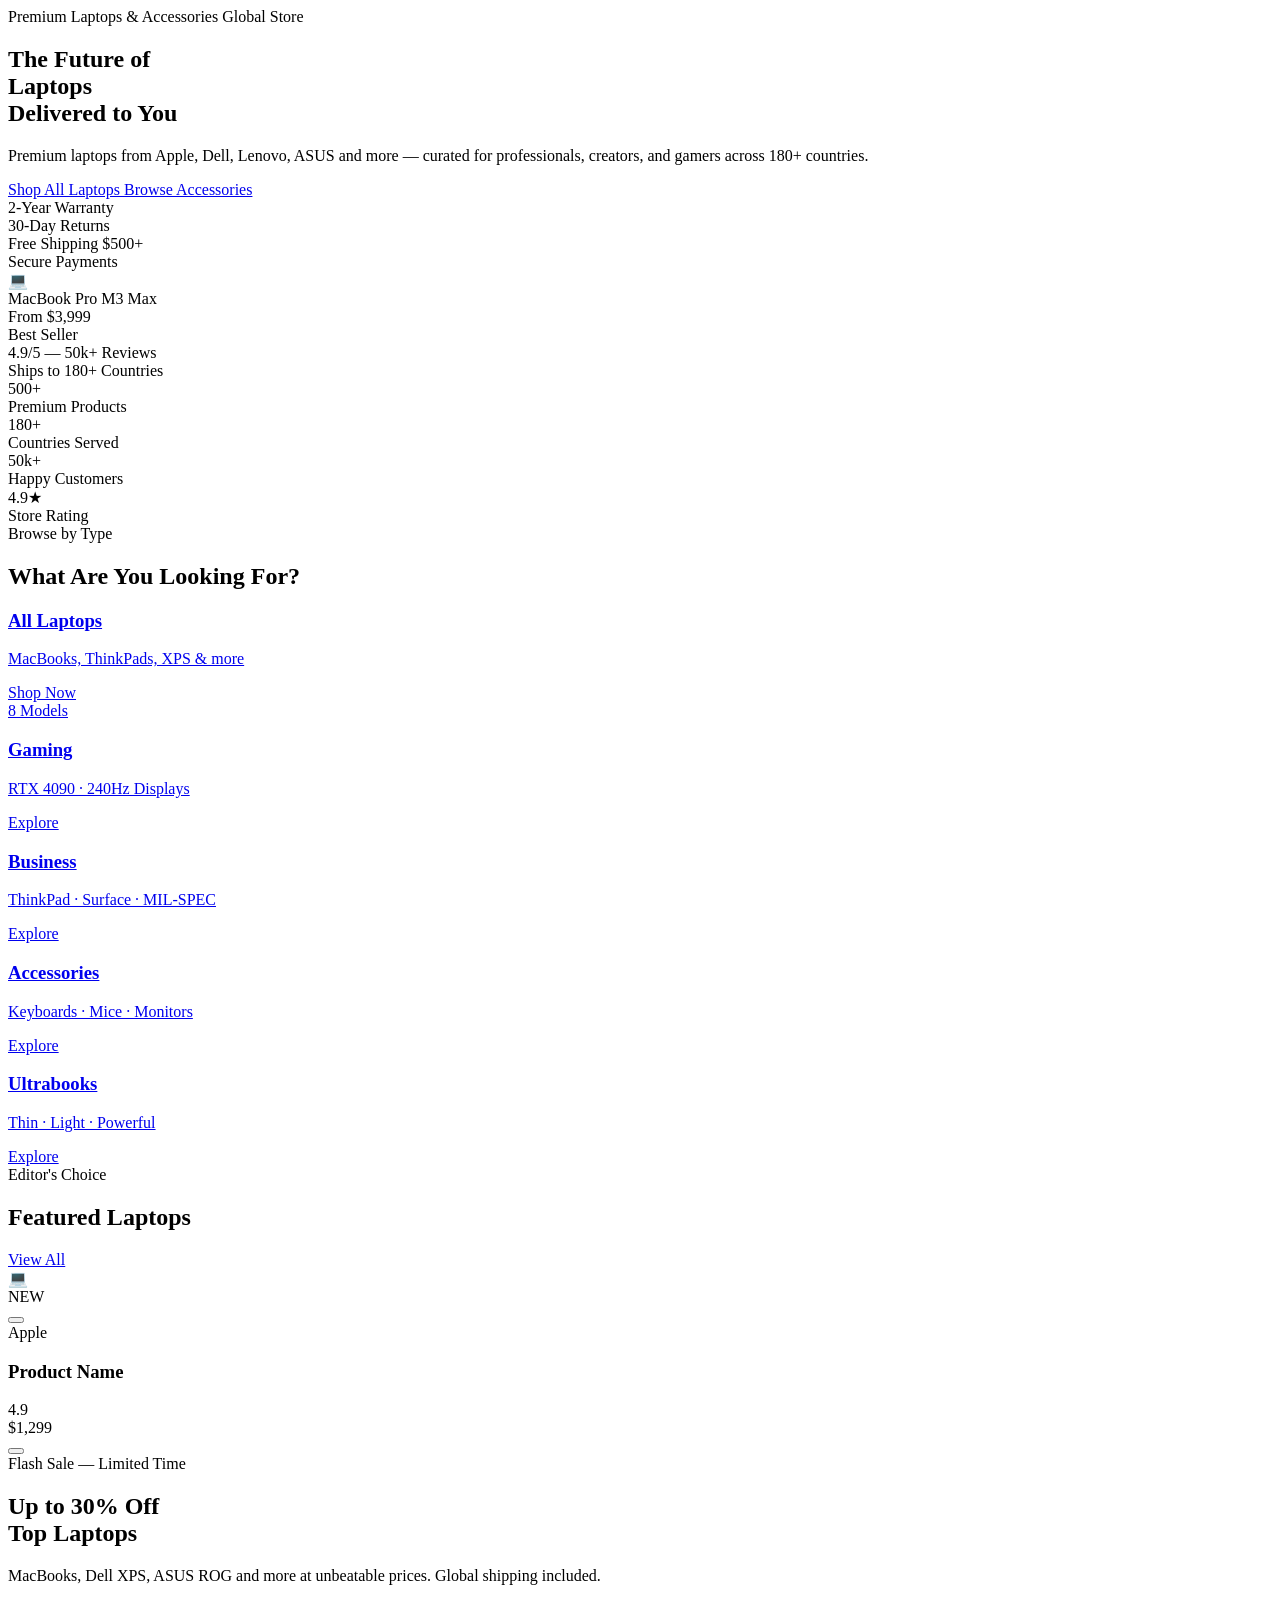
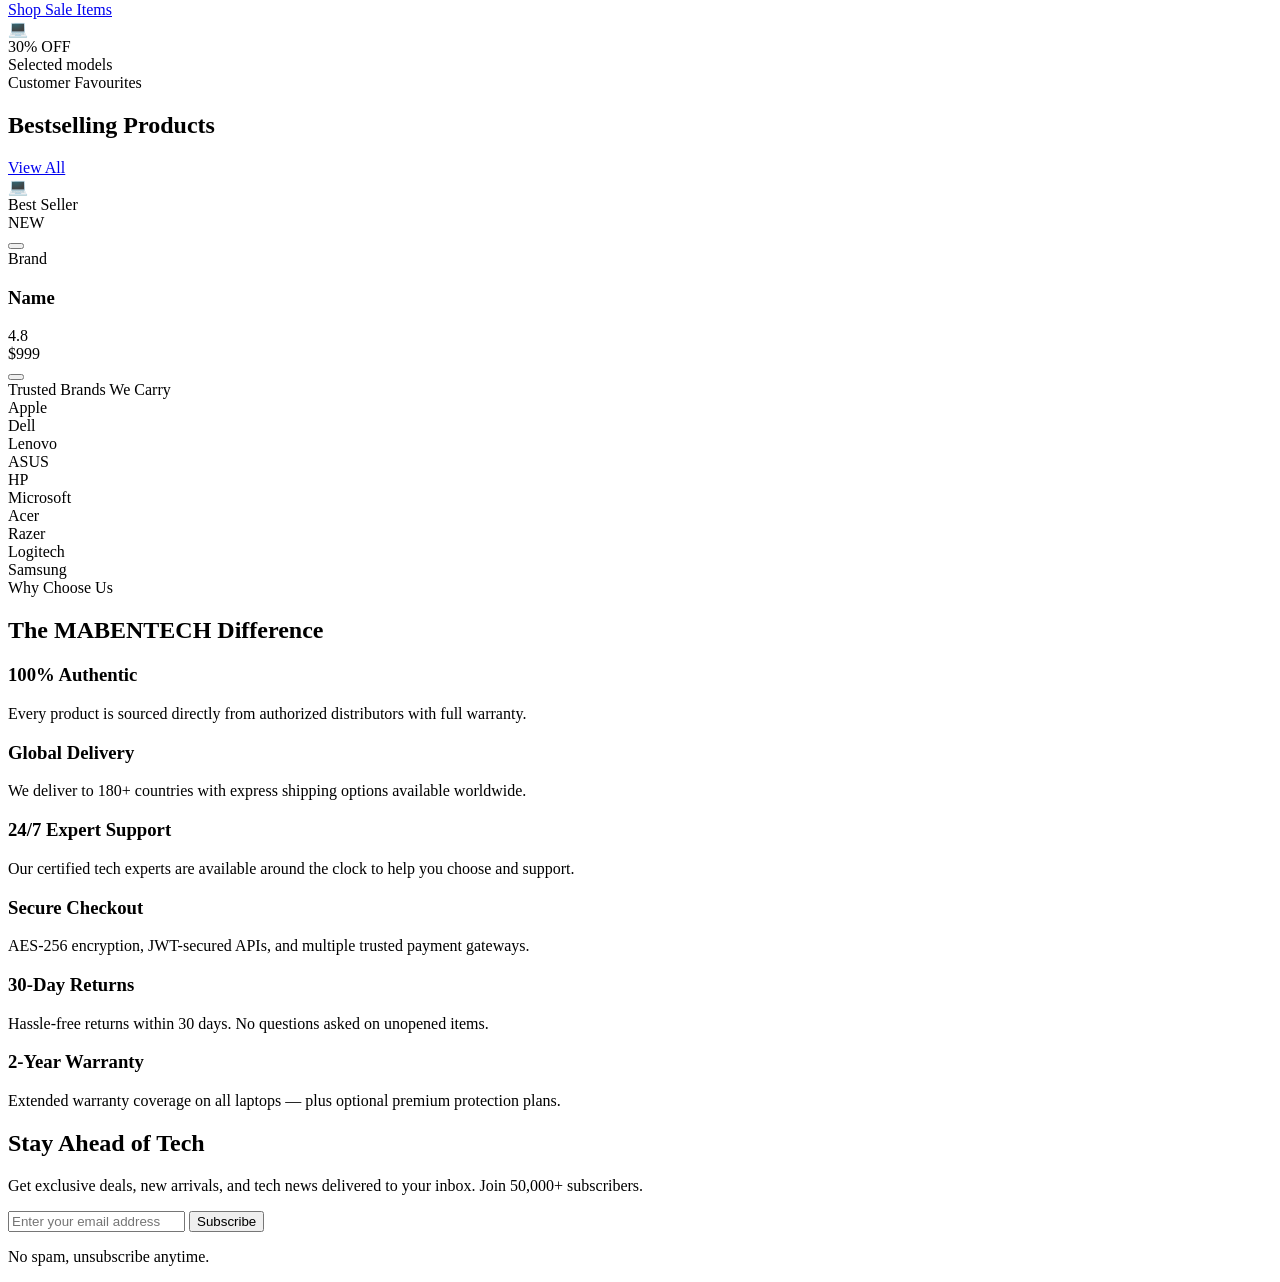
<file: index.html>
<!DOCTYPE html>
<html lang="en" xmlns:th="http://www.thymeleaf.org"
      th:replace="~{layout :: layout(content=~{::main-content}, extraHead=~{::extra-head}, extraScripts=~{::extra-scripts})}">
<head>
    <th:block th:fragment="extra-head">
        <title>MABENTECH – The Future of Laptops, Delivered Globally</title>
    </th:block>
</head>
<body>
<th:block th:fragment="main-content">
<!-- HERO -->
<section class="hero">
    <div class="hero-bg">
        <div class="hero-grid"></div>
        <div class="hero-glow hero-glow-1"></div>
        <div class="hero-glow hero-glow-2"></div>
    </div>
    <div class="hero-container">
        <div class="hero-content">
            <div class="hero-eyebrow">
                <span class="eyebrow-dot"></span>
                Premium Laptops &amp; Accessories
                <span class="eyebrow-badge">Global Store</span>
            </div>
            <h1 class="hero-title">
                The Future of<br/>
                <span class="hero-gradient">Laptops</span><br/>
                Delivered to You
            </h1>
            <p class="hero-subtitle">
                Premium laptops from Apple, Dell, Lenovo, ASUS and more — curated for professionals, creators, and gamers across 180+ countries.
            </p>
            <div class="hero-actions">
                <a href="/shop" class="btn btn-primary btn-lg">
                    <i class="fas fa-laptop"></i> Shop All Laptops
                </a>
                <a href="/shop?category=accessory" class="btn btn-outline btn-lg">
                    Browse Accessories
                </a>
            </div>
            <div class="hero-trust">
                <div class="trust-item"><i class="fas fa-shield-alt"></i> 2-Year Warranty</div>
                <div class="trust-item"><i class="fas fa-undo"></i> 30-Day Returns</div>
                <div class="trust-item"><i class="fas fa-shipping-fast"></i> Free Shipping $500+</div>
                <div class="trust-item"><i class="fas fa-lock"></i> Secure Payments</div>
            </div>
        </div>
        <div class="hero-visual">
            <div class="hero-device-card featured-device">
                <div class="device-glow"></div>
                <div class="device-emoji">💻</div>
                <div class="device-info">
                    <div class="device-name">MacBook Pro M3 Max</div>
                    <div class="device-price">From $3,999</div>
                    <div class="device-badge bestseller">Best Seller</div>
                </div>
            </div>
            <div class="hero-floating-card card-1">
                <i class="fas fa-star text-yellow"></i>
                <span>4.9/5 — 50k+ Reviews</span>
            </div>
            <div class="hero-floating-card card-2">
                <i class="fas fa-globe text-blue"></i>
                <span>Ships to 180+ Countries</span>
            </div>
        </div>
    </div>
    <!-- Stats Bar -->
    <div class="hero-stats">
        <div class="stat-item">
            <div class="stat-number">500<span>+</span></div>
            <div class="stat-label">Premium Products</div>
        </div>
        <div class="stat-divider"></div>
        <div class="stat-item">
            <div class="stat-number">180<span>+</span></div>
            <div class="stat-label">Countries Served</div>
        </div>
        <div class="stat-divider"></div>
        <div class="stat-item">
            <div class="stat-number">50k<span>+</span></div>
            <div class="stat-label">Happy Customers</div>
        </div>
        <div class="stat-divider"></div>
        <div class="stat-item">
            <div class="stat-number">4.9<span>★</span></div>
            <div class="stat-label">Store Rating</div>
        </div>
    </div>
</section>

<!-- CATEGORY CARDS -->
<section class="section categories-section">
    <div class="container">
        <div class="section-header">
            <div>
                <div class="section-eyebrow">Browse by Type</div>
                <h2 class="section-title">What Are You Looking For?</h2>
            </div>
        </div>
        <div class="category-grid">
            <a href="/shop?category=laptop" class="cat-card cat-card-large">
                <div class="cat-bg cat-bg-purple"></div>
                <div class="cat-icon-wrap"><i class="fas fa-laptop"></i></div>
                <div class="cat-content">
                    <h3>All Laptops</h3>
                    <p>MacBooks, ThinkPads, XPS & more</p>
                    <span class="cat-cta">Shop Now <i class="fas fa-arrow-right"></i></span>
                </div>
                <div class="cat-count-badge">8 Models</div>
            </a>
            <div class="cat-grid-right">
                <a href="/shop?category=laptop&sub=gaming" class="cat-card">
                    <div class="cat-bg cat-bg-red"></div>
                    <div class="cat-icon-wrap small"><i class="fas fa-gamepad"></i></div>
                    <div class="cat-content">
                        <h3>Gaming</h3>
                        <p>RTX 4090 · 240Hz Displays</p>
                        <span class="cat-cta">Explore <i class="fas fa-arrow-right"></i></span>
                    </div>
                </a>
                <a href="/shop?category=laptop&sub=business" class="cat-card">
                    <div class="cat-bg cat-bg-blue"></div>
                    <div class="cat-icon-wrap small"><i class="fas fa-briefcase"></i></div>
                    <div class="cat-content">
                        <h3>Business</h3>
                        <p>ThinkPad · Surface · MIL-SPEC</p>
                        <span class="cat-cta">Explore <i class="fas fa-arrow-right"></i></span>
                    </div>
                </a>
                <a href="/shop?category=accessory" class="cat-card">
                    <div class="cat-bg cat-bg-green"></div>
                    <div class="cat-icon-wrap small"><i class="fas fa-keyboard"></i></div>
                    <div class="cat-content">
                        <h3>Accessories</h3>
                        <p>Keyboards · Mice · Monitors</p>
                        <span class="cat-cta">Explore <i class="fas fa-arrow-right"></i></span>
                    </div>
                </a>
                <a href="/shop?category=laptop&sub=ultrabook" class="cat-card">
                    <div class="cat-bg cat-bg-orange"></div>
                    <div class="cat-icon-wrap small"><i class="fas fa-feather-alt"></i></div>
                    <div class="cat-content">
                        <h3>Ultrabooks</h3>
                        <p>Thin · Light · Powerful</p>
                        <span class="cat-cta">Explore <i class="fas fa-arrow-right"></i></span>
                    </div>
                </a>
            </div>
        </div>
    </div>
</section>

<!-- FEATURED PRODUCTS -->
<section class="section" id="featured">
    <div class="container">
        <div class="section-header">
            <div>
                <div class="section-eyebrow">Editor's Choice</div>
                <h2 class="section-title">Featured Laptops</h2>
            </div>
            <a href="/shop" class="btn btn-ghost">View All <i class="fas fa-arrow-right"></i></a>
        </div>
        <div class="product-grid">
            <div th:each="product : ${featured}" class="product-card" th:attr="data-id=${product.id}">
                <div class="product-img">
                    <div class="product-emoji" th:text="${
                        product.category == 'laptop' ? '💻' :
                        product.subcategory == 'keyboard' ? '⌨️' :
                        product.subcategory == 'mouse' ? '🖱️' :
                        product.subcategory == 'monitor' ? '🖥️' :
                        product.subcategory == 'storage' ? '💾' :
                        product.subcategory == 'dock' ? '🔌' :
                        product.subcategory == 'bag' ? '👜' :
                        product.subcategory == 'charger' ? '⚡' : '🔧'
                    }">💻</div>
                    <div class="product-badge" th:if="${product.badge != null}"
                         th:classappend="${'badge-' + #strings.toLowerCase(product.badge)}"
                         th:text="${product.badge}">NEW</div>
                    <div class="product-actions">
                        <button class="action-btn wish-btn" th:attr="onclick='toggleWishItem(' + ${product.id} + ')'" aria-label="Wishlist">
                            <i class="far fa-heart"></i>
                        </button>
                        <a class="action-btn" th:href="@{'/product/' + ${product.id}}" aria-label="Quick view">
                            <i class="fas fa-eye"></i>
                        </a>
                    </div>
                </div>
                <div class="product-body">
                    <div class="product-brand" th:text="${product.brand}">Apple</div>
                    <h3 class="product-name">
                        <a th:href="@{'/product/' + ${product.id}}" th:text="${product.name}">Product Name</a>
                    </h3>
                    <div class="product-rating">
                        <div class="stars-wrap">
                            <div class="stars-fill" th:style="'width:' + ${product.rating * 20} + '%'"></div>
                        </div>
                        <span th:text="${product.rating}">4.9</span>
                        <span class="review-count" th:text="'(' + ${product.reviewCount} + ')'"></span>
                    </div>
                    <div class="product-footer">
                        <div class="product-price">
                            <span class="price-current" th:text="'$' + ${product.price}">$1,299</span>
                            <span class="price-old" th:if="${product.oldPrice != null}" th:text="'$' + ${product.oldPrice}"></span>
                        </div>
                        <button class="add-to-cart-btn"
                                th:attr="onclick='addToCart(' + ${product.id} + ', \'' + ${product.name} + '\', ' + ${product.price} + ', \'' + ${product.brand} + '\')'">
                            <i class="fas fa-plus"></i>
                        </button>
                    </div>
                </div>
            </div>
        </div>
    </div>
</section>

<!-- PROMO BANNER -->
<section class="promo-banner-section">
    <div class="container">
        <div class="promo-banner">
            <div class="promo-content">
                <div class="promo-eyebrow"><i class="fas fa-bolt"></i> Flash Sale — Limited Time</div>
                <h2>Up to 30% Off<br/>Top Laptops</h2>
                <p>MacBooks, Dell XPS, ASUS ROG and more at unbeatable prices. Global shipping included.</p>
                <a href="/shop?badge=SALE" class="btn btn-white">Shop Sale Items <i class="fas fa-arrow-right"></i></a>
            </div>
            <div class="promo-visual">
                <div class="promo-device">💻</div>
                <div class="promo-badge-card">
                    <div class="promo-discount">30% OFF</div>
                    <div class="promo-small">Selected models</div>
                </div>
            </div>
        </div>
    </div>
</section>

<!-- BESTSELLERS -->
<section class="section">
    <div class="container">
        <div class="section-header">
            <div>
                <div class="section-eyebrow">Customer Favourites</div>
                <h2 class="section-title">Bestselling Products</h2>
            </div>
            <a href="/shop" class="btn btn-ghost">View All <i class="fas fa-arrow-right"></i></a>
        </div>
        <div class="product-grid">
            <div th:each="product : ${bestsellers}" class="product-card" th:attr="data-id=${product.id}">
                <div class="product-img">
                    <div class="product-emoji" th:text="${
                        product.category == 'laptop' ? '💻' :
                        product.subcategory == 'keyboard' ? '⌨️' :
                        product.subcategory == 'mouse' ? '🖱️' :
                        product.subcategory == 'monitor' ? '🖥️' :
                        product.subcategory == 'storage' ? '💾' :
                        product.subcategory == 'dock' ? '🔌' :
                        product.subcategory == 'bag' ? '👜' :
                        product.subcategory == 'charger' ? '⚡' : '🔧'
                    }">💻</div>
                    <div class="product-badge badge-bestseller" th:if="${product.badge == 'BESTSELLER'}">Best Seller</div>
                    <div class="product-badge" th:if="${product.badge != 'BESTSELLER' and product.badge != null}"
                         th:classappend="${'badge-' + #strings.toLowerCase(product.badge)}"
                         th:text="${product.badge}">NEW</div>
                    <div class="product-actions">
                        <button class="action-btn" th:attr="onclick='toggleWishItem(' + ${product.id} + ')'" aria-label="Wishlist">
                            <i class="far fa-heart"></i>
                        </button>
                        <a class="action-btn" th:href="@{'/product/' + ${product.id}}" aria-label="View">
                            <i class="fas fa-eye"></i>
                        </a>
                    </div>
                </div>
                <div class="product-body">
                    <div class="product-brand" th:text="${product.brand}">Brand</div>
                    <h3 class="product-name">
                        <a th:href="@{'/product/' + ${product.id}}" th:text="${product.name}">Name</a>
                    </h3>
                    <div class="product-rating">
                        <div class="stars-wrap">
                            <div class="stars-fill" th:style="'width:' + ${product.rating * 20} + '%'"></div>
                        </div>
                        <span th:text="${product.rating}">4.8</span>
                        <span class="review-count" th:text="'(' + ${product.reviewCount} + ')'"></span>
                    </div>
                    <div class="product-footer">
                        <div class="product-price">
                            <span class="price-current" th:text="'$' + ${product.price}">$999</span>
                            <span class="price-old" th:if="${product.oldPrice != null}" th:text="'$' + ${product.oldPrice}"></span>
                        </div>
                        <button class="add-to-cart-btn"
                                th:attr="onclick='addToCart(' + ${product.id} + ', \'' + ${product.name} + '\', ' + ${product.price} + ', \'' + ${product.brand} + '\')'">
                            <i class="fas fa-plus"></i>
                        </button>
                    </div>
                </div>
            </div>
        </div>
    </div>
</section>

<!-- BRANDS -->
<section class="brands-section">
    <div class="container">
        <div class="brands-header">Trusted Brands We Carry</div>
        <div class="brands-scroll">
            <div class="brand-item">Apple</div>
            <div class="brand-item">Dell</div>
            <div class="brand-item">Lenovo</div>
            <div class="brand-item">ASUS</div>
            <div class="brand-item">HP</div>
            <div class="brand-item">Microsoft</div>
            <div class="brand-item">Acer</div>
            <div class="brand-item">Razer</div>
            <div class="brand-item">Logitech</div>
            <div class="brand-item">Samsung</div>
        </div>
    </div>
</section>

<!-- WHY MABENTECH -->
<section class="section why-section">
    <div class="container">
        <div class="section-header center">
            <div>
                <div class="section-eyebrow">Why Choose Us</div>
                <h2 class="section-title">The MABENTECH Difference</h2>
            </div>
        </div>
        <div class="why-grid">
            <div class="why-card">
                <div class="why-icon"><i class="fas fa-certificate"></i></div>
                <h3>100% Authentic</h3>
                <p>Every product is sourced directly from authorized distributors with full warranty.</p>
            </div>
            <div class="why-card">
                <div class="why-icon"><i class="fas fa-globe-americas"></i></div>
                <h3>Global Delivery</h3>
                <p>We deliver to 180+ countries with express shipping options available worldwide.</p>
            </div>
            <div class="why-card">
                <div class="why-icon"><i class="fas fa-headset"></i></div>
                <h3>24/7 Expert Support</h3>
                <p>Our certified tech experts are available around the clock to help you choose and support.</p>
            </div>
            <div class="why-card">
                <div class="why-icon"><i class="fas fa-lock"></i></div>
                <h3>Secure Checkout</h3>
                <p>AES-256 encryption, JWT-secured APIs, and multiple trusted payment gateways.</p>
            </div>
            <div class="why-card">
                <div class="why-icon"><i class="fas fa-undo-alt"></i></div>
                <h3>30-Day Returns</h3>
                <p>Hassle-free returns within 30 days. No questions asked on unopened items.</p>
            </div>
            <div class="why-card">
                <div class="why-icon"><i class="fas fa-tools"></i></div>
                <h3>2-Year Warranty</h3>
                <p>Extended warranty coverage on all laptops — plus optional premium protection plans.</p>
            </div>
        </div>
    </div>
</section>

<!-- NEWSLETTER -->
<section class="newsletter-section">
    <div class="container">
        <div class="newsletter-card">
            <div class="newsletter-glow"></div>
            <div class="newsletter-content">
                <div class="newsletter-icon"><i class="fas fa-satellite-dish"></i></div>
                <h2>Stay Ahead of Tech</h2>
                <p>Get exclusive deals, new arrivals, and tech news delivered to your inbox. Join 50,000+ subscribers.</p>
                <form class="newsletter-form" onsubmit="subscribeNewsletter(event)">
                    <input type="email" placeholder="Enter your email address" required/>
                    <button type="submit" class="btn btn-primary">Subscribe</button>
                </form>
                <p class="newsletter-note"><i class="fas fa-shield-alt"></i> No spam, unsubscribe anytime.</p>
            </div>
        </div>
    </div>
</section>
</th:block>
<th:block th:fragment="extra-scripts"></th:block>
</body>
</html>
</file>
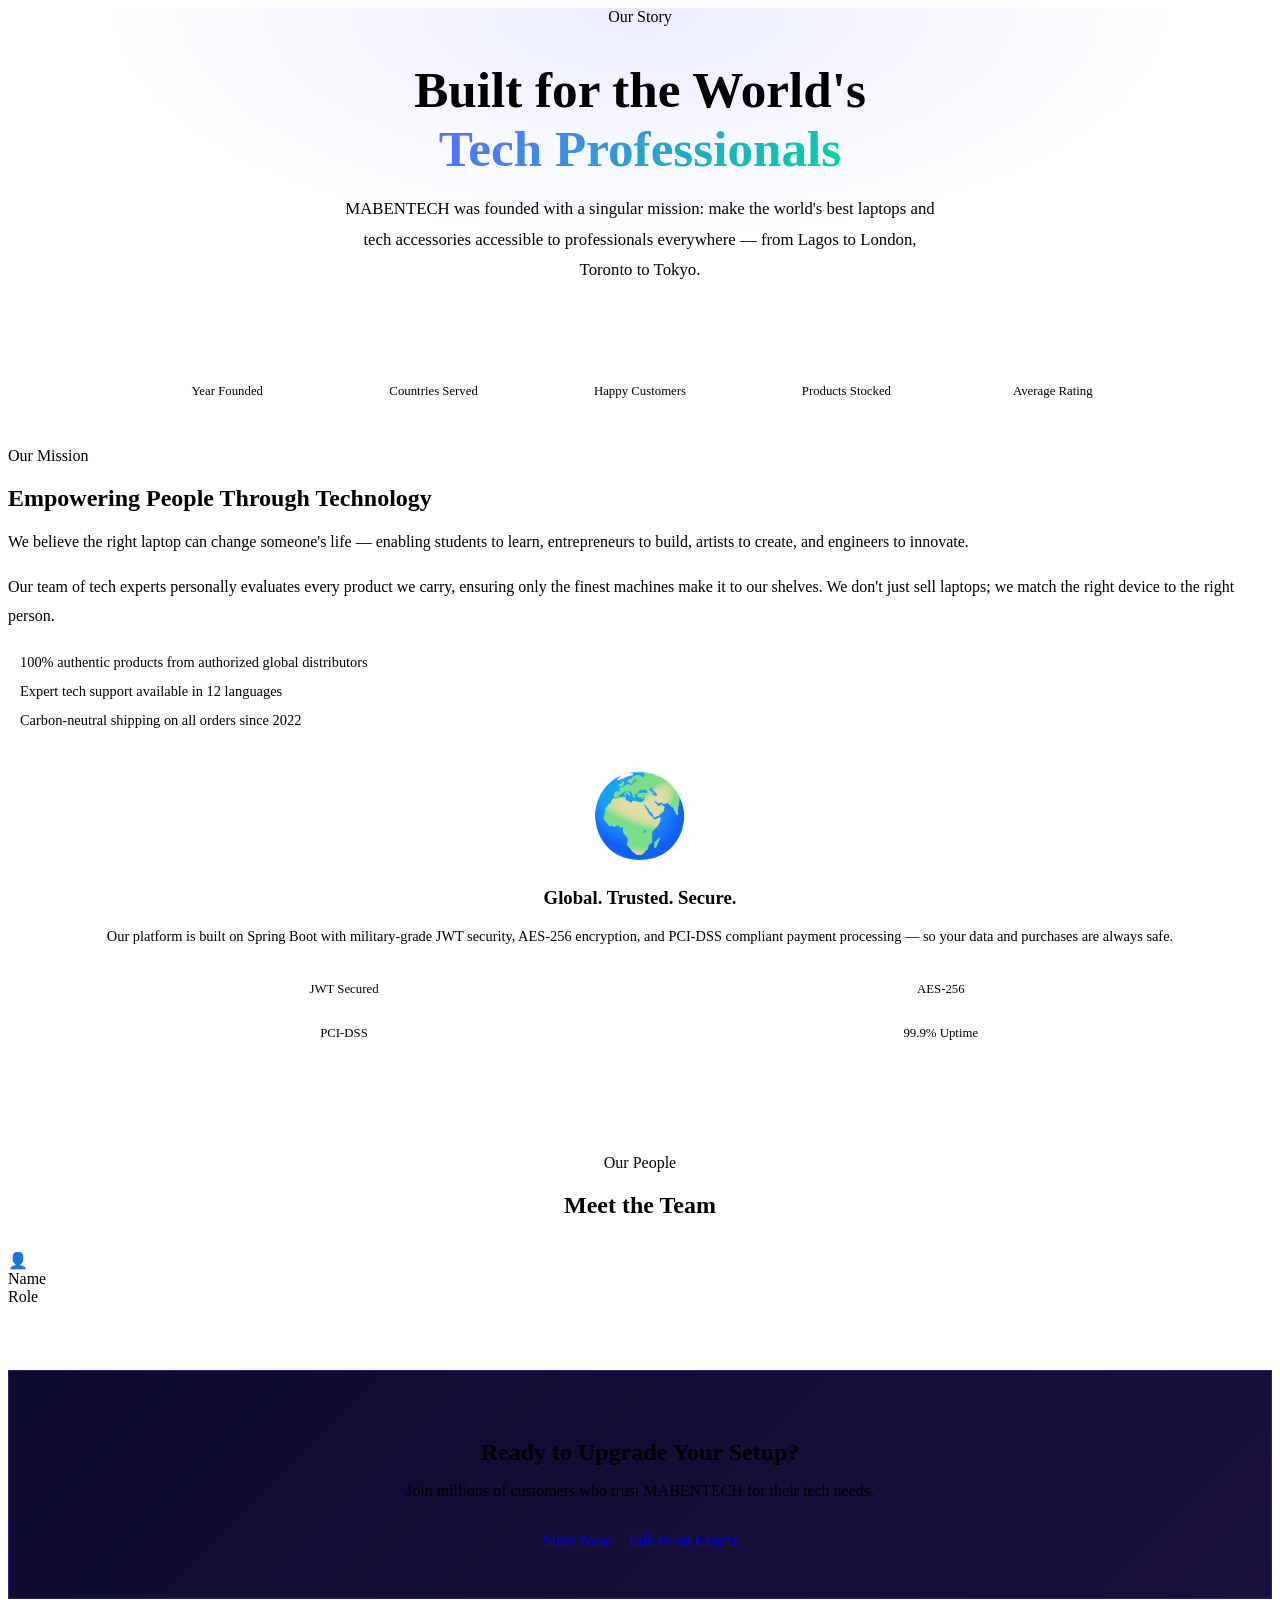
<file: about.html>
<!DOCTYPE html>
<html lang="en" xmlns:th="http://www.thymeleaf.org"
      th:replace="~{layout :: layout(content=~{::main-content}, extraHead=~{::extra-head}, extraScripts=~{::extra-scripts})}">
<head><th:block th:fragment="extra-head"><title>About Us – MABENTECH</title></th:block></head>
<body>
<th:block th:fragment="main-content">

<!-- HERO -->
<div class="about-hero" style="position:relative;overflow:hidden">
    <div style="position:absolute;inset:0;background:radial-gradient(ellipse at 50% 0%,rgba(92,107,255,.12),transparent 60%);pointer-events:none"></div>
    <div style="position:relative;z-index:1;max-width:700px;margin:0 auto">
        <div class="section-eyebrow" style="justify-content:center;display:flex;margin-bottom:1rem">Our Story</div>
        <h1 style="font-size:clamp(2rem,4vw,3.2rem);margin-bottom:1rem;text-align:center">
            Built for the World's<br/><span style="background:linear-gradient(135deg,#5c6bff,#00d4a1);-webkit-background-clip:text;-webkit-text-fill-color:transparent">Tech Professionals</span>
        </h1>
        <p style="color:var(--text2);font-size:1.05rem;line-height:1.8;text-align:center;max-width:600px;margin:0 auto">
            MABENTECH was founded with a singular mission: make the world's best laptops and tech accessories accessible to professionals everywhere — from Lagos to London, Toronto to Tokyo.
        </p>
    </div>
</div>

<!-- STATS -->
<div style="background:var(--surface);border-bottom:1px solid var(--border);padding:3rem 1.5rem">
    <div style="max-width:1000px;margin:0 auto;display:grid;grid-template-columns:repeat(auto-fit,minmax(150px,1fr));gap:2rem;text-align:center">
        <div>
            <div style="font-family:var(--font-display);font-size:2.5rem;font-weight:800;background:linear-gradient(135deg,var(--accent),#a78bfa);-webkit-background-clip:text;-webkit-text-fill-color:transparent">2019</div>
            <div style="font-size:.8rem;color:var(--text3);margin-top:.25rem">Year Founded</div>
        </div>
        <div>
            <div style="font-family:var(--font-display);font-size:2.5rem;font-weight:800;background:linear-gradient(135deg,var(--accent),#a78bfa);-webkit-background-clip:text;-webkit-text-fill-color:transparent">180+</div>
            <div style="font-size:.8rem;color:var(--text3);margin-top:.25rem">Countries Served</div>
        </div>
        <div>
            <div style="font-family:var(--font-display);font-size:2.5rem;font-weight:800;background:linear-gradient(135deg,var(--accent),#a78bfa);-webkit-background-clip:text;-webkit-text-fill-color:transparent">50k+</div>
            <div style="font-size:.8rem;color:var(--text3);margin-top:.25rem">Happy Customers</div>
        </div>
        <div>
            <div style="font-family:var(--font-display);font-size:2.5rem;font-weight:800;background:linear-gradient(135deg,var(--accent),#a78bfa);-webkit-background-clip:text;-webkit-text-fill-color:transparent">500+</div>
            <div style="font-size:.8rem;color:var(--text3);margin-top:.25rem">Products Stocked</div>
        </div>
        <div>
            <div style="font-family:var(--font-display);font-size:2.5rem;font-weight:800;background:linear-gradient(135deg,var(--accent),#a78bfa);-webkit-background-clip:text;-webkit-text-fill-color:transparent">4.9★</div>
            <div style="font-size:.8rem;color:var(--text3);margin-top:.25rem">Average Rating</div>
        </div>
    </div>
</div>

<!-- MISSION & VISION -->
<div class="about-content">
    <div class="about-grid">
        <div>
            <div class="section-eyebrow">Our Mission</div>
            <h2 style="margin-bottom:1rem">Empowering People Through Technology</h2>
            <p style="color:var(--text2);line-height:1.8;margin-bottom:1rem">
                We believe the right laptop can change someone's life — enabling students to learn, entrepreneurs to build, artists to create, and engineers to innovate.
            </p>
            <p style="color:var(--text2);line-height:1.8;margin-bottom:1.5rem">
                Our team of tech experts personally evaluates every product we carry, ensuring only the finest machines make it to our shelves. We don't just sell laptops; we match the right device to the right person.
            </p>
            <div style="display:flex;flex-direction:column;gap:.75rem">
                <div style="display:flex;align-items:center;gap:.75rem;font-size:.9rem">
                    <i class="fas fa-check-circle" style="color:var(--accent3);font-size:1.1rem;flex-shrink:0"></i>
                    <span style="color:var(--text2)">100% authentic products from authorized global distributors</span>
                </div>
                <div style="display:flex;align-items:center;gap:.75rem;font-size:.9rem">
                    <i class="fas fa-check-circle" style="color:var(--accent3);font-size:1.1rem;flex-shrink:0"></i>
                    <span style="color:var(--text2)">Expert tech support available in 12 languages</span>
                </div>
                <div style="display:flex;align-items:center;gap:.75rem;font-size:.9rem">
                    <i class="fas fa-check-circle" style="color:var(--accent3);font-size:1.1rem;flex-shrink:0"></i>
                    <span style="color:var(--text2)">Carbon-neutral shipping on all orders since 2022</span>
                </div>
            </div>
        </div>
        <div style="background:var(--surface);border:1.5px solid var(--border);border-radius:var(--radius-xl);padding:2.5rem;text-align:center">
            <div style="font-size:5rem;margin-bottom:1.5rem">🌍</div>
            <h3 style="margin-bottom:.75rem">Global. Trusted. Secure.</h3>
            <p style="color:var(--text2);font-size:.9rem;line-height:1.7;margin-bottom:1.5rem">
                Our platform is built on Spring Boot with military-grade JWT security, AES-256 encryption, and PCI-DSS compliant payment processing — so your data and purchases are always safe.
            </p>
            <div style="display:grid;grid-template-columns:1fr 1fr;gap:.6rem;font-size:.8rem">
                <div style="background:var(--surface2);border-radius:var(--radius-sm);padding:.6rem;color:var(--text3)"><i class="fas fa-lock" style="color:var(--accent);margin-right:.3rem"></i>JWT Secured</div>
                <div style="background:var(--surface2);border-radius:var(--radius-sm);padding:.6rem;color:var(--text3)"><i class="fas fa-shield-alt" style="color:var(--accent3);margin-right:.3rem"></i>AES-256</div>
                <div style="background:var(--surface2);border-radius:var(--radius-sm);padding:.6rem;color:var(--text3)"><i class="fas fa-credit-card" style="color:var(--yellow);margin-right:.3rem"></i>PCI-DSS</div>
                <div style="background:var(--surface2);border-radius:var(--radius-sm);padding:.6rem;color:var(--text3)"><i class="fas fa-server" style="color:var(--accent2);margin-right:.3rem"></i>99.9% Uptime</div>
            </div>
        </div>
    </div>

    <!-- TEAM -->
    <div style="margin-top:4rem">
        <div class="section-eyebrow" style="text-align:center">Our People</div>
        <h2 style="text-align:center;margin-bottom:2rem">Meet the Team</h2>
        <div class="team-grid">
            <div th:each="member : ${ { {'name':'Alex Chen','role':'CEO & Co-Founder','emoji':'👨‍💻'},
                                        {'name':'Priya Sharma','role':'CTO','emoji':'👩‍💻'},
                                        {'name':'Marcus O.','role':'Head of Products','emoji':'👨‍🔬'},
                                        {'name':'Sofia Müller','role':'Global Operations','emoji':'👩‍💼'},
                                        {'name':'James Park','role':'Lead Engineer','emoji':'👨‍🔧'},
                                        {'name':'Aisha Bello','role':'Head of Support','emoji':'👩‍🎓'} } }"
                 class="team-card">
                <div class="team-avatar" th:text="${member.emoji}">👤</div>
                <div class="team-name" th:text="${member.name}">Name</div>
                <div class="team-role" th:text="${member.role}">Role</div>
            </div>
        </div>
    </div>

    <!-- CTA -->
    <div style="margin-top:4rem;background:linear-gradient(135deg,#0d0b2e,#1a0f3d);border:1.5px solid rgba(92,107,255,.3);border-radius:var(--radius-xl);padding:3rem;text-align:center">
        <h2 style="margin-bottom:.75rem">Ready to Upgrade Your Setup?</h2>
        <p style="color:var(--text2);margin-bottom:2rem">Join millions of customers who trust MABENTECH for their tech needs.</p>
        <div style="display:flex;gap:1rem;justify-content:center;flex-wrap:wrap">
            <a href="/shop" class="btn btn-primary btn-lg"><i class="fas fa-laptop"></i> Shop Now</a>
            <a href="/contact" class="btn btn-outline btn-lg"><i class="fas fa-headset"></i> Talk to an Expert</a>
        </div>
    </div>
</div>

</th:block>
<th:block th:fragment="extra-scripts"></th:block>
</body>
</html>
</file>
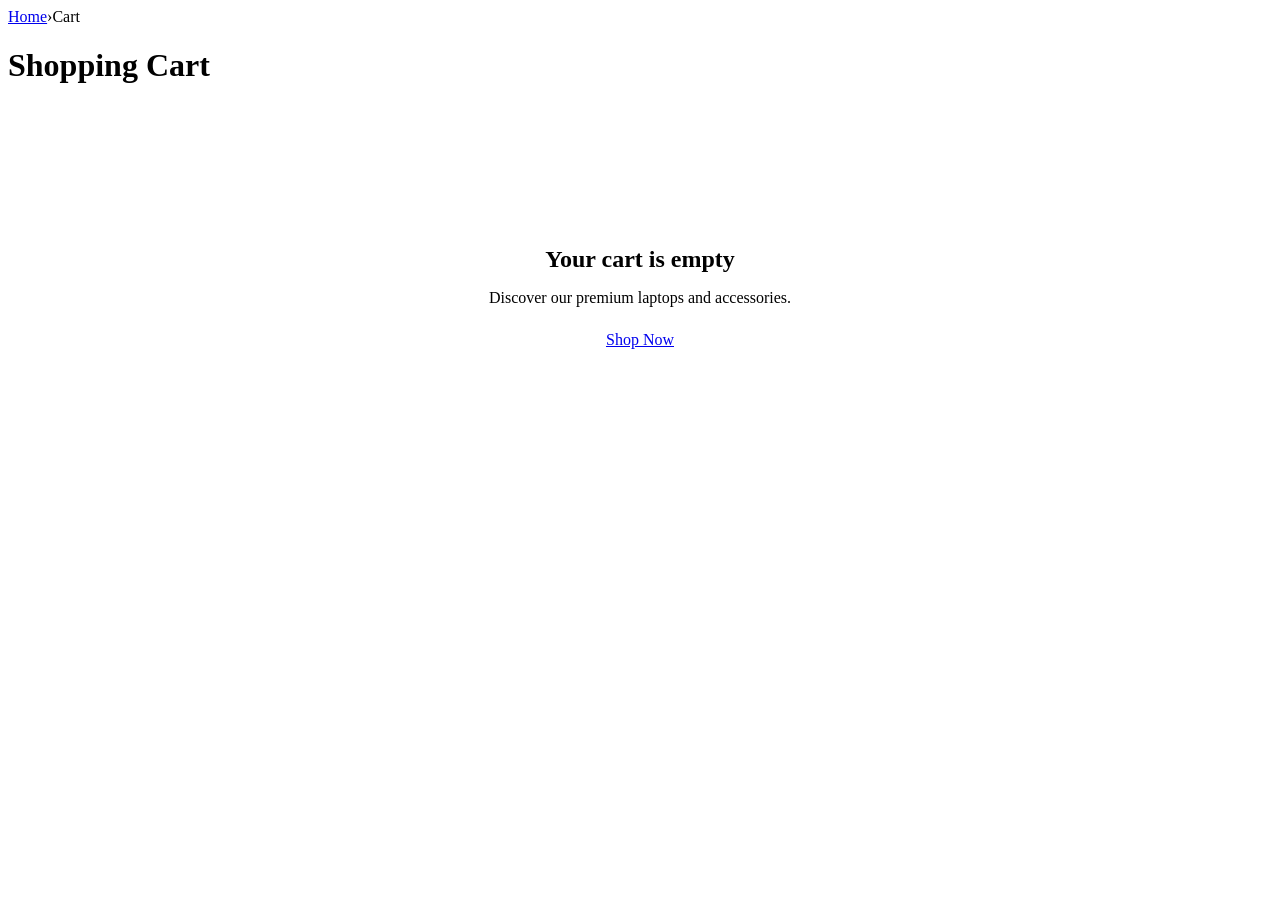
<file: cart.html>
<!DOCTYPE html>
<html lang="en" xmlns:th="http://www.thymeleaf.org"
      th:replace="~{layout :: layout(content=~{::main-content}, extraHead=~{::extra-head}, extraScripts=~{::extra-scripts})}">
<head><th:block th:fragment="extra-head"><title>Your Cart – MABENTECH</title></th:block></head>
<body>
<th:block th:fragment="main-content">
<div class="page-header">
    <div class="page-header-inner">
        <div class="breadcrumb"><a href="/">Home</a><span class="breadcrumb-sep">›</span><span>Cart</span></div>
        <h1>Shopping Cart</h1>
    </div>
</div>
<div style="max-width:1280px;margin:0 auto;padding:2.5rem 1.5rem">
    <div id="cartPageContent" style="display:grid;grid-template-columns:1fr 360px;gap:2rem;align-items:start">
        <!-- Items -->
        <div>
            <div id="cartPageItems"></div>
            <a href="/shop" class="btn btn-outline" style="margin-top:1rem">
                <i class="fas fa-arrow-left"></i> Continue Shopping
            </a>
        </div>
        <!-- Summary -->
        <div id="cartPageSummary"></div>
    </div>
    <div id="cartPageEmpty" style="display:none;text-align:center;padding:5rem 2rem;color:var(--text3)">
        <i class="fas fa-shopping-bag" style="font-size:4rem;display:block;margin-bottom:1.25rem;color:var(--surface3)"></i>
        <h2 style="color:var(--text2);margin-bottom:.5rem">Your cart is empty</h2>
        <p style="margin-bottom:1.5rem">Discover our premium laptops and accessories.</p>
        <a href="/shop" class="btn btn-primary btn-lg"><i class="fas fa-laptop"></i> Shop Now</a>
    </div>
</div>
</th:block>
<th:block th:fragment="extra-scripts">
<script>
document.addEventListener('DOMContentLoaded', renderCartPage);
function renderCartPage() {
    const cart = JSON.parse(localStorage.getItem('mbt_cart') || '[]');
    const itemsEl = document.getElementById('cartPageItems');
    const summaryEl = document.getElementById('cartPageSummary');
    const emptyEl = document.getElementById('cartPageEmpty');
    const contentEl = document.getElementById('cartPageContent');
    if (!cart.length) {
        contentEl.style.display = 'none';
        emptyEl.style.display = 'block';
        return;
    }
    const emojiMap = { keyboard:'⌨️', mouse:'🖱️', monitor:'🖥️', storage:'💾', dock:'🔌', bag:'👜', charger:'⚡' };
    itemsEl.innerHTML = `
        <div style="background:var(--surface);border:1.5px solid var(--border);border-radius:var(--radius-lg);overflow:hidden">
            <div style="padding:1.25rem 1.5rem;border-bottom:1px solid var(--border);font-size:.8rem;font-weight:700;text-transform:uppercase;letter-spacing:.08em;color:var(--text3);display:grid;grid-template-columns:2fr 1fr 1fr 1fr auto;gap:1rem">
                <span>Product</span><span>Price</span><span>Qty</span><span>Total</span><span></span>
            </div>
            ${cart.map(item => `
            <div style="padding:1.25rem 1.5rem;border-bottom:1px solid var(--border);display:grid;grid-template-columns:2fr 1fr 1fr 1fr auto;gap:1rem;align-items:center">
                <div style="display:flex;align-items:center;gap:1rem">
                    <div style="width:56px;height:56px;background:var(--surface2);border-radius:var(--radius-sm);display:flex;align-items:center;justify-content:center;font-size:1.75rem;flex-shrink:0">💻</div>
                    <div>
                        <div style="font-size:.7rem;color:var(--accent);font-weight:700;text-transform:uppercase;margin-bottom:.15rem">${item.brand}</div>
                        <div style="font-weight:600;font-size:.9rem">${item.name}</div>
                    </div>
                </div>
                <div style="font-weight:600">$${parseFloat(item.price).toFixed(2)}</div>
                <div style="display:flex;align-items:center;gap:.4rem">
                    <button class="qty-btn" onclick="changeQty(${item.id},-1);renderCartPage()">−</button>
                    <span style="font-weight:600;min-width:20px;text-align:center">${item.qty}</span>
                    <button class="qty-btn" onclick="changeQty(${item.id},1);renderCartPage()">+</button>
                </div>
                <div style="font-weight:700;color:var(--accent)">$${(item.price*item.qty).toFixed(2)}</div>
                <button onclick="removeFromCart(${item.id});renderCartPage()" style="color:var(--text3);background:none;border:none;cursor:pointer;font-size:.9rem;transition:color .2s" onmouseover="this.style.color='var(--accent2)'" onmouseout="this.style.color='var(--text3)'">
                    <i class="fas fa-trash-alt"></i>
                </button>
            </div>`).join('')}
        </div>`;
    const subtotal = cart.reduce((s,i) => s + i.price*i.qty, 0);
    const shipping = subtotal >= 500 ? 0 : 29.99;
    const tax = subtotal * 0.07;
    const total = subtotal + shipping + tax;
    summaryEl.innerHTML = `
        <div style="background:var(--surface);border:1.5px solid var(--border);border-radius:var(--radius-lg);padding:1.5rem;position:sticky;top:90px">
            <h3 style="margin-bottom:1.25rem;font-size:1.1rem">Order Summary</h3>
            <div style="display:flex;flex-direction:column;gap:.75rem;margin-bottom:1.25rem;padding-bottom:1.25rem;border-bottom:1px solid var(--border)">
                <div style="display:flex;justify-content:space-between;font-size:.9rem;color:var(--text2)">
                    <span>Subtotal (${cart.reduce((s,i)=>s+i.qty,0)} items)</span><span>$${subtotal.toFixed(2)}</span>
                </div>
                <div style="display:flex;justify-content:space-between;font-size:.9rem;color:var(--text2)">
                    <span>Shipping</span><span>${shipping===0?'<span style="color:var(--accent3)">Free</span>':'$'+shipping.toFixed(2)}</span>
                </div>
                <div style="display:flex;justify-content:space-between;font-size:.9rem;color:var(--text2)">
                    <span>Tax (7%)</span><span>$${tax.toFixed(2)}</span>
                </div>
            </div>
            <div style="display:flex;justify-content:space-between;font-size:1.1rem;font-weight:800;margin-bottom:1.25rem">
                <span>Total</span><span>$${total.toFixed(2)}</span>
            </div>
            <a href="/checkout" class="btn btn-primary btn-full btn-lg" style="justify-content:center;margin-bottom:.75rem">
                <i class="fas fa-lock"></i> Proceed to Checkout
            </a>
            <div style="display:flex;justify-content:center;gap:.75rem;margin-top:.75rem">
                <i class="fab fa-cc-visa" style="font-size:1.5rem;color:var(--text3)"></i>
                <i class="fab fa-cc-mastercard" style="font-size:1.5rem;color:var(--text3)"></i>
                <i class="fab fa-cc-paypal" style="font-size:1.5rem;color:var(--text3)"></i>
                <i class="fab fa-apple-pay" style="font-size:1.5rem;color:var(--text3)"></i>
            </div>
        </div>`;
}
</script>
</th:block>
</body>
</html>
</file>
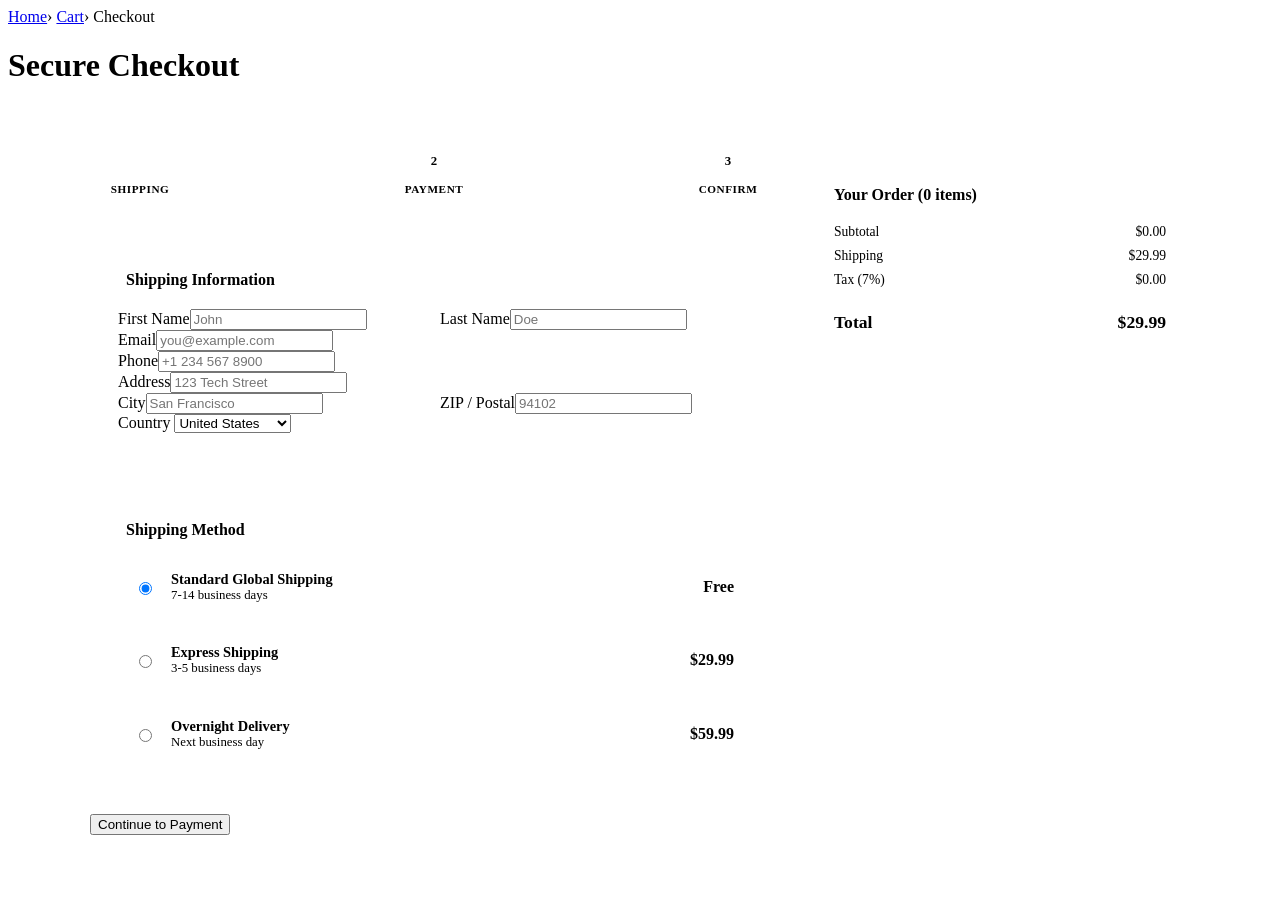
<file: checkout.html>
<!DOCTYPE html>
<html lang="en" xmlns:th="http://www.thymeleaf.org"
      th:replace="~{layout :: layout(content=~{::main-content}, extraHead=~{::extra-head}, extraScripts=~{::extra-scripts})}">
<head><th:block th:fragment="extra-head"><title>Checkout – MABENTECH</title></th:block></head>
<body>
<th:block th:fragment="main-content">
<div class="page-header">
    <div class="page-header-inner">
        <div class="breadcrumb">
            <a href="/">Home</a><span class="breadcrumb-sep">›</span>
            <a href="/cart">Cart</a><span class="breadcrumb-sep">›</span>
            <span>Checkout</span>
        </div>
        <h1>Secure Checkout</h1>
    </div>
</div>

<div style="max-width:1100px;margin:0 auto;padding:2.5rem 1.5rem;display:grid;grid-template-columns:1fr 380px;gap:2rem;align-items:start">
    <!-- LEFT: Form -->
    <div>
        <!-- Steps -->
        <div style="display:flex;align-items:center;gap:0;margin-bottom:2rem">
            <div class="checkout-step active" id="step1">
                <span class="step-num">1</span><span class="step-label">Shipping</span>
            </div>
            <div class="step-line" id="line1"></div>
            <div class="checkout-step" id="step2">
                <span class="step-num">2</span><span class="step-label">Payment</span>
            </div>
            <div class="step-line" id="line2"></div>
            <div class="checkout-step" id="step3">
                <span class="step-num">3</span><span class="step-label">Confirm</span>
            </div>
        </div>

        <!-- Step 1: Shipping -->
        <div id="formStep1">
            <div style="background:var(--surface);border:1.5px solid var(--border);border-radius:var(--radius-lg);padding:1.75rem;margin-bottom:1rem">
                <h3 style="margin-bottom:1.25rem;font-size:1rem;display:flex;align-items:center;gap:.5rem">
                    <i class="fas fa-shipping-fast" style="color:var(--accent)"></i> Shipping Information
                </h3>
                <div style="display:grid;grid-template-columns:1fr 1fr;gap:.75rem">
                    <div class="form-group"><label class="form-label">First Name</label><input class="form-input" type="text" id="shFname" placeholder="John" required/></div>
                    <div class="form-group"><label class="form-label">Last Name</label><input class="form-input" type="text" id="shLname" placeholder="Doe" required/></div>
                </div>
                <div class="form-group"><label class="form-label">Email</label><input class="form-input" type="email" id="shEmail" placeholder="you@example.com" required/></div>
                <div class="form-group"><label class="form-label">Phone</label><input class="form-input" type="tel" id="shPhone" placeholder="+1 234 567 8900"/></div>
                <div class="form-group"><label class="form-label">Address</label><input class="form-input" type="text" id="shAddr" placeholder="123 Tech Street" required/></div>
                <div style="display:grid;grid-template-columns:1fr 1fr;gap:.75rem">
                    <div class="form-group"><label class="form-label">City</label><input class="form-input" type="text" id="shCity" placeholder="San Francisco" required/></div>
                    <div class="form-group"><label class="form-label">ZIP / Postal</label><input class="form-input" type="text" id="shZip" placeholder="94102"/></div>
                </div>
                <div class="form-group">
                    <label class="form-label">Country</label>
                    <select class="form-input" id="shCountry">
                        <option>United States</option><option>United Kingdom</option>
                        <option>Nigeria</option><option>Canada</option><option>Australia</option>
                        <option>Germany</option><option>France</option><option>India</option>
                        <option>Japan</option><option>Singapore</option><option>UAE</option>
                        <option>South Africa</option><option>Brazil</option><option>Other</option>
                    </select>
                </div>
            </div>
            <div style="background:var(--surface);border:1.5px solid var(--border);border-radius:var(--radius-lg);padding:1.75rem;margin-bottom:1.25rem">
                <h3 style="margin-bottom:1rem;font-size:1rem;display:flex;align-items:center;gap:.5rem">
                    <i class="fas fa-truck" style="color:var(--accent)"></i> Shipping Method
                </h3>
                <div style="display:flex;flex-direction:column;gap:.6rem">
                    <label style="display:flex;align-items:center;gap:1rem;background:var(--surface2);border:1.5px solid var(--accent);border-radius:var(--radius-md);padding:1rem;cursor:pointer">
                        <input type="radio" name="shipping" value="standard" checked style="accent-color:var(--accent)"/>
                        <div style="flex:1"><div style="font-weight:600;font-size:.9rem">Standard Global Shipping</div><div style="font-size:.8rem;color:var(--text3)">7-14 business days</div></div>
                        <span style="font-weight:700;color:var(--accent3)">Free</span>
                    </label>
                    <label style="display:flex;align-items:center;gap:1rem;background:var(--surface2);border:1.5px solid var(--border);border-radius:var(--radius-md);padding:1rem;cursor:pointer">
                        <input type="radio" name="shipping" value="express" style="accent-color:var(--accent)"/>
                        <div style="flex:1"><div style="font-weight:600;font-size:.9rem">Express Shipping</div><div style="font-size:.8rem;color:var(--text3)">3-5 business days</div></div>
                        <span style="font-weight:700">$29.99</span>
                    </label>
                    <label style="display:flex;align-items:center;gap:1rem;background:var(--surface2);border:1.5px solid var(--border);border-radius:var(--radius-md);padding:1rem;cursor:pointer">
                        <input type="radio" name="shipping" value="overnight" style="accent-color:var(--accent)"/>
                        <div style="flex:1"><div style="font-weight:600;font-size:.9rem">Overnight Delivery</div><div style="font-size:.8rem;color:var(--text3)">Next business day</div></div>
                        <span style="font-weight:700">$59.99</span>
                    </label>
                </div>
            </div>
            <button class="btn btn-primary btn-lg btn-full" onclick="goToStep(2)">
                Continue to Payment <i class="fas fa-arrow-right"></i>
            </button>
        </div>

        <!-- Step 2: Payment -->
        <div id="formStep2" style="display:none">
            <div style="background:var(--surface);border:1.5px solid var(--border);border-radius:var(--radius-lg);padding:1.75rem;margin-bottom:1rem">
                <h3 style="margin-bottom:1.25rem;font-size:1rem;display:flex;align-items:center;gap:.5rem">
                    <i class="fas fa-credit-card" style="color:var(--accent)"></i> Payment Details
                </h3>
                <div style="display:flex;gap:.5rem;margin-bottom:1.25rem">
                    <button class="btn btn-outline btn-sm active" onclick="setPayMethod(this,'card')"><i class="fas fa-credit-card"></i> Card</button>
                    <button class="btn btn-outline btn-sm" onclick="setPayMethod(this,'paypal')"><i class="fab fa-paypal"></i> PayPal</button>
                    <button class="btn btn-outline btn-sm" onclick="setPayMethod(this,'crypto')"><i class="fab fa-bitcoin"></i> Crypto</button>
                </div>
                <div id="cardFields">
                    <div class="form-group">
                        <label class="form-label">Name on Card</label>
                        <input class="form-input" type="text" placeholder="John Doe"/>
                    </div>
                    <div class="form-group" style="position:relative">
                        <label class="form-label">Card Number</label>
                        <input class="form-input" type="text" id="cardNum" placeholder="1234 5678 9012 3456" maxlength="19" oninput="formatCard(this)"/>
                        <div style="position:absolute;right:.85rem;top:2.35rem;display:flex;gap:.3rem;font-size:1.2rem;color:var(--text3)">
                            <i class="fab fa-cc-visa"></i>
                            <i class="fab fa-cc-mastercard"></i>
                        </div>
                    </div>
                    <div style="display:grid;grid-template-columns:1fr 1fr;gap:.75rem">
                        <div class="form-group">
                            <label class="form-label">Expiry Date</label>
                            <input class="form-input" type="text" placeholder="MM / YY" maxlength="7" oninput="formatExpiry(this)"/>
                        </div>
                        <div class="form-group" style="position:relative">
                            <label class="form-label">CVV</label>
                            <input class="form-input" type="password" placeholder="•••" maxlength="4"/>
                            <i class="fas fa-question-circle" style="position:absolute;right:.85rem;top:2.35rem;color:var(--text3);cursor:help" title="3-4 digit security code on back of card"></i>
                        </div>
                    </div>
                </div>
                <div id="paypalFields" style="display:none;text-align:center;padding:2rem">
                    <i class="fab fa-paypal" style="font-size:3rem;color:#003087;margin-bottom:1rem;display:block"></i>
                    <p style="color:var(--text2);font-size:.9rem">You'll be redirected to PayPal to complete your purchase securely.</p>
                </div>
                <div id="cryptoFields" style="display:none;text-align:center;padding:2rem">
                    <i class="fab fa-bitcoin" style="font-size:3rem;color:#f7931a;margin-bottom:1rem;display:block"></i>
                    <p style="color:var(--text2);font-size:.9rem">Pay with BTC, ETH, or USDC. Address will be provided after order confirmation.</p>
                </div>
                <div style="display:flex;align-items:center;gap:.5rem;margin-top:1rem;padding:.75rem;background:rgba(0,212,161,.06);border:1px solid rgba(0,212,161,.2);border-radius:var(--radius-sm)">
                    <i class="fas fa-lock" style="color:var(--accent3)"></i>
                    <span style="font-size:.8rem;color:var(--text2)">Your payment is encrypted with AES-256-bit SSL security</span>
                </div>
            </div>
            <div style="display:flex;gap:.75rem">
                <button class="btn btn-outline btn-lg" onclick="goToStep(1)"><i class="fas fa-arrow-left"></i> Back</button>
                <button class="btn btn-primary btn-lg" style="flex:1;justify-content:center" onclick="goToStep(3)">
                    Review Order <i class="fas fa-arrow-right"></i>
                </button>
            </div>
        </div>

        <!-- Step 3: Confirm -->
        <div id="formStep3" style="display:none">
            <div style="background:var(--surface);border:1.5px solid var(--border);border-radius:var(--radius-lg);padding:1.75rem;margin-bottom:1rem">
                <h3 style="margin-bottom:1.25rem;font-size:1rem">Order Review</h3>
                <div id="confirmItems" style="margin-bottom:1rem"></div>
                <div style="padding:1rem;background:var(--surface2);border-radius:var(--radius-md)">
                    <div id="confirmTotals"></div>
                </div>
            </div>
            <div style="display:flex;gap:.75rem">
                <button class="btn btn-outline btn-lg" onclick="goToStep(2)"><i class="fas fa-arrow-left"></i> Back</button>
                <button class="btn btn-primary btn-lg" style="flex:1;justify-content:center" onclick="placeOrder()">
                    <i class="fas fa-lock"></i> Place Order
                </button>
            </div>
        </div>

        <!-- Step 4: Success -->
        <div id="formSuccess" style="display:none;text-align:center;padding:3rem;background:var(--surface);border:1.5px solid rgba(0,212,161,.3);border-radius:var(--radius-xl)">
            <div style="width:72px;height:72px;background:rgba(0,212,161,.15);border-radius:50%;display:flex;align-items:center;justify-content:center;margin:0 auto 1.25rem;font-size:2rem;color:var(--accent3)">
                <i class="fas fa-check"></i>
            </div>
            <h2 style="margin-bottom:.5rem">Order Placed!</h2>
            <p style="color:var(--text2);margin-bottom.75rem" id="orderNumDisplay"></p>
            <p style="color:var(--text2);font-size:.9rem;margin-bottom:1.75rem">A confirmation email has been sent. Your laptop will be shipped within 24 hours.</p>
            <div style="display:flex;gap:.75rem;justify-content:center">
                <a href="/" class="btn btn-outline">Back to Home</a>
                <a href="/shop" class="btn btn-primary">Continue Shopping</a>
            </div>
        </div>
    </div>

    <!-- RIGHT: Order Summary -->
    <div id="checkoutSummary" style="background:var(--surface);border:1.5px solid var(--border);border-radius:var(--radius-lg);padding:1.5rem;position:sticky;top:90px"></div>
</div>
</th:block>
<th:block th:fragment="extra-scripts">
<style>
.checkout-step{display:flex;flex-direction:column;align-items:center;gap:.3rem;flex:1;max-width:100px}
.step-num{width:32px;height:32px;border-radius:50%;border:2px solid var(--border2);display:flex;align-items:center;justify-content:center;font-size:.8rem;font-weight:700;color:var(--text3);transition:all .3s;background:var(--surface2)}
.step-label{font-size:.7rem;font-weight:600;color:var(--text3);text-transform:uppercase;letter-spacing:.05em;transition:color .3s}
.checkout-step.active .step-num{background:var(--accent);border-color:var(--accent);color:#fff}
.checkout-step.active .step-label{color:var(--accent)}
.checkout-step.done .step-num{background:var(--accent3);border-color:var(--accent3);color:#fff}
.step-line{flex:1;height:2px;background:var(--border2);transition:background .3s;margin-bottom:1.1rem}
.step-line.done{background:var(--accent3)}
</style>
<script>
document.addEventListener('DOMContentLoaded', renderCheckoutSummary);

function renderCheckoutSummary() {
    const cart = JSON.parse(localStorage.getItem('mbt_cart') || '[]');
    const el = document.getElementById('checkoutSummary');
    if (!el) return;
    const subtotal = cart.reduce((s,i) => s+i.price*i.qty, 0);
    const shipping = subtotal>=500?0:29.99;
    const tax = subtotal * 0.07;
    const total = subtotal + shipping + tax;
    el.innerHTML = `
        <h3 style="margin-bottom:1.25rem;font-size:1rem">Your Order (${cart.reduce((s,i)=>s+i.qty,0)} items)</h3>
        ${cart.map(i=>`
        <div style="display:flex;gap:.75rem;align-items:center;margin-bottom:.85rem;padding-bottom:.85rem;border-bottom:1px solid var(--border)">
            <div style="width:42px;height:42px;background:var(--surface2);border-radius:8px;display:flex;align-items:center;justify-content:center;font-size:1.3rem;flex-shrink:0">💻</div>
            <div style="flex:1;min-width:0">
                <div style="font-size:.8rem;font-weight:600;white-space:nowrap;overflow:hidden;text-overflow:ellipsis">${i.name}</div>
                <div style="font-size:.75rem;color:var(--text3)">Qty: ${i.qty}</div>
            </div>
            <div style="font-weight:700;font-size:.9rem;flex-shrink:0">$${(i.price*i.qty).toFixed(2)}</div>
        </div>`).join('')}
        <div style="display:flex;justify-content:space-between;font-size:.85rem;color:var(--text2);margin-bottom:.5rem"><span>Subtotal</span><span>$${subtotal.toFixed(2)}</span></div>
        <div style="display:flex;justify-content:space-between;font-size:.85rem;color:var(--text2);margin-bottom:.5rem"><span>Shipping</span><span>${shipping===0?'<span style="color:var(--accent3)">Free</span>':'$'+shipping.toFixed(2)}</span></div>
        <div style="display:flex;justify-content:space-between;font-size:.85rem;color:var(--text2);margin-bottom:.75rem;padding-bottom:.75rem;border-bottom:1px solid var(--border)"><span>Tax (7%)</span><span>$${tax.toFixed(2)}</span></div>
        <div style="display:flex;justify-content:space-between;font-weight:800;font-size:1.1rem"><span>Total</span><span>$${total.toFixed(2)}</span></div>`;
}

function goToStep(n) {
    [1,2,3].forEach(i => {
        document.getElementById(`formStep${i}`).style.display = i===n?'block':'none';
        const s = document.getElementById(`step${i}`);
        s.classList.remove('active','done');
        if (i===n) s.classList.add('active');
        else if (i<n) s.classList.add('done');
        if (i < 3) {
            const l = document.getElementById(`line${i}`);
            l.classList.toggle('done', i < n);
        }
    });
    if (n===3) renderConfirmStep();
}

function renderConfirmStep() {
    const cart = JSON.parse(localStorage.getItem('mbt_cart') || '[]');
    document.getElementById('confirmItems').innerHTML = cart.map(i=>`
        <div style="display:flex;gap:.75rem;margin-bottom:.6rem;font-size:.875rem">
            <span>💻</span><span style="flex:1">${i.name} × ${i.qty}</span>
            <span style="font-weight:600">$${(i.price*i.qty).toFixed(2)}</span>
        </div>`).join('');
    const sub = cart.reduce((s,i)=>s+i.price*i.qty,0);
    const ship = sub>=500?0:29.99;
    const tax = sub*0.07;
    document.getElementById('confirmTotals').innerHTML = `
        <div style="display:flex;justify-content:space-between;font-size:.875rem;color:var(--text2);margin-bottom:.4rem"><span>Subtotal</span><span>$${sub.toFixed(2)}</span></div>
        <div style="display:flex;justify-content:space-between;font-size:.875rem;color:var(--text2);margin-bottom:.4rem"><span>Shipping</span><span>${ship===0?'Free':'$'+ship.toFixed(2)}</span></div>
        <div style="display:flex;justify-content:space-between;font-weight:800;font-size:1rem;padding-top:.5rem;border-top:1px solid var(--border)"><span>Total</span><span>$${(sub+ship+tax).toFixed(2)}</span></div>`;
}

function setPayMethod(btn, method) {
    document.querySelectorAll('[onclick^="setPayMethod"]').forEach(b => b.classList.remove('active'));
    btn.classList.add('active');
    ['cardFields','paypalFields','cryptoFields'].forEach(id => document.getElementById(id).style.display='none');
    document.getElementById(method+'Fields').style.display='block';
}

function formatCard(inp) {
    let v = inp.value.replace(/\D/g,'').substring(0,16);
    inp.value = v.replace(/(.{4})/g,'$1 ').trim();
}
function formatExpiry(inp) {
    let v = inp.value.replace(/\D/g,'');
    if (v.length>=2) v = v.substring(0,2)+' / '+v.substring(2,4);
    inp.value = v;
}

function placeOrder() {
    const orderNum = 'MBT-' + Date.now();
    localStorage.removeItem('mbt_cart');
    [1,2,3].forEach(i => document.getElementById(`formStep${i}`).style.display='none');
    document.getElementById('formSuccess').style.display='block';
    document.getElementById('orderNumDisplay').textContent = 'Order #' + orderNum;
    document.getElementById('checkoutSummary').style.display='none';
    updateBadges();
}
</script>
</th:block>
</body>
</html>
</file>
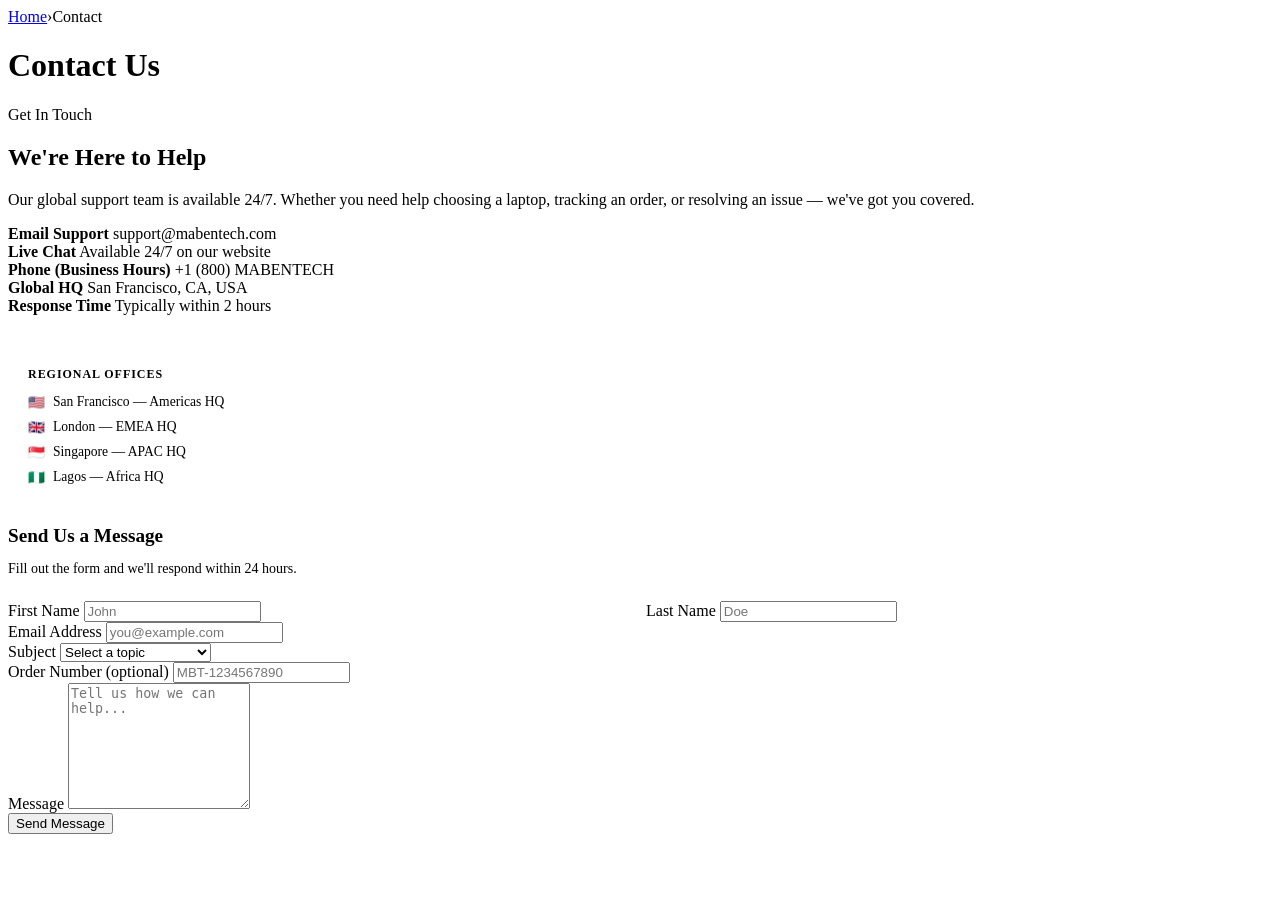
<file: contact.html>
<!DOCTYPE html>
<html lang="en" xmlns:th="http://www.thymeleaf.org"
      th:replace="~{layout :: layout(content=~{::main-content}, extraHead=~{::extra-head}, extraScripts=~{::extra-scripts})}">
<head><th:block th:fragment="extra-head"><title>Contact Us – MABENTECH</title></th:block></head>
<body>
<th:block th:fragment="main-content">

<div class="page-header">
    <div class="page-header-inner">
        <div class="breadcrumb"><a href="/">Home</a><span class="breadcrumb-sep">›</span><span>Contact</span></div>
        <h1>Contact Us</h1>
    </div>
</div>

<div class="contact-layout">
    <!-- INFO -->
    <div class="contact-info">
        <div class="section-eyebrow">Get In Touch</div>
        <h2>We're Here to Help</h2>
        <p>Our global support team is available 24/7. Whether you need help choosing a laptop, tracking an order, or resolving an issue — we've got you covered.</p>

        <div class="contact-item">
            <div class="contact-icon"><i class="fas fa-envelope"></i></div>
            <div class="contact-text">
                <strong>Email Support</strong>
                <span>support@mabentech.com</span>
            </div>
        </div>
        <div class="contact-item">
            <div class="contact-icon"><i class="fas fa-headset"></i></div>
            <div class="contact-text">
                <strong>Live Chat</strong>
                <span>Available 24/7 on our website</span>
            </div>
        </div>
        <div class="contact-item">
            <div class="contact-icon"><i class="fas fa-phone-alt"></i></div>
            <div class="contact-text">
                <strong>Phone (Business Hours)</strong>
                <span>+1 (800) MABENTECH</span>
            </div>
        </div>
        <div class="contact-item">
            <div class="contact-icon"><i class="fas fa-map-marker-alt"></i></div>
            <div class="contact-text">
                <strong>Global HQ</strong>
                <span>San Francisco, CA, USA</span>
            </div>
        </div>
        <div class="contact-item">
            <div class="contact-icon"><i class="fas fa-clock"></i></div>
            <div class="contact-text">
                <strong>Response Time</strong>
                <span>Typically within 2 hours</span>
            </div>
        </div>

        <!-- Support offices -->
        <div style="margin-top:2rem;padding:1.25rem;background:var(--surface2);border:1.5px solid var(--border);border-radius:var(--radius-lg)">
            <div style="font-size:.75rem;font-weight:700;text-transform:uppercase;letter-spacing:.08em;color:var(--text3);margin-bottom:.75rem">Regional Offices</div>
            <div style="display:flex;flex-direction:column;gap:.5rem">
                <div style="font-size:.85rem;color:var(--text2);display:flex;align-items:center;gap:.5rem">
                    <span>🇺🇸</span> San Francisco — Americas HQ
                </div>
                <div style="font-size:.85rem;color:var(--text2);display:flex;align-items:center;gap:.5rem">
                    <span>🇬🇧</span> London — EMEA HQ
                </div>
                <div style="font-size:.85rem;color:var(--text2);display:flex;align-items:center;gap:.5rem">
                    <span>🇸🇬</span> Singapore — APAC HQ
                </div>
                <div style="font-size:.85rem;color:var(--text2);display:flex;align-items:center;gap:.5rem">
                    <span>🇳🇬</span> Lagos — Africa HQ
                </div>
            </div>
        </div>
    </div>

    <!-- FORM -->
    <div class="contact-form-card">
        <h3 style="margin-bottom:.4rem;font-size:1.2rem">Send Us a Message</h3>
        <p style="color:var(--text2);font-size:.875rem;margin-bottom:1.5rem">Fill out the form and we'll respond within 24 hours.</p>

        <div id="formSuccess" class="alert alert-success" style="display:none">
            <i class="fas fa-check-circle"></i> Message sent! We'll be in touch within 24 hours.
        </div>

        <form id="contactForm" onsubmit="submitContact(event)">
            <div style="display:grid;grid-template-columns:1fr 1fr;gap:.75rem">
                <div class="form-group">
                    <label class="form-label">First Name</label>
                    <input class="form-input" type="text" placeholder="John" required/>
                </div>
                <div class="form-group">
                    <label class="form-label">Last Name</label>
                    <input class="form-input" type="text" placeholder="Doe" required/>
                </div>
            </div>
            <div class="form-group">
                <label class="form-label">Email Address</label>
                <input class="form-input" type="email" placeholder="you@example.com" required/>
            </div>
            <div class="form-group">
                <label class="form-label">Subject</label>
                <select class="form-input">
                    <option value="">Select a topic</option>
                    <option>Product Enquiry</option>
                    <option>Order Tracking</option>
                    <option>Returns & Refunds</option>
                    <option>Technical Support</option>
                    <option>Warranty Claim</option>
                    <option>Bulk / Business Order</option>
                    <option>Other</option>
                </select>
            </div>
            <div class="form-group">
                <label class="form-label">Order Number (optional)</label>
                <input class="form-input" type="text" placeholder="MBT-1234567890"/>
            </div>
            <div class="form-group">
                <label class="form-label">Message</label>
                <textarea class="form-input" rows="5" placeholder="Tell us how we can help..." required
                          style="resize:vertical;min-height:120px"></textarea>
            </div>
            <button type="submit" class="btn btn-primary btn-full">
                <i class="fas fa-paper-plane"></i> Send Message
            </button>
        </form>
    </div>
</div>

</th:block>
<th:block th:fragment="extra-scripts">
<script>
function submitContact(e) {
    e.preventDefault();
    const btn = e.target.querySelector('button[type=submit]');
    btn.innerHTML = '<i class="fas fa-spinner fa-spin"></i> Sending...';
    btn.disabled = true;
    setTimeout(() => {
        document.getElementById('formSuccess').style.display = 'flex';
        e.target.reset();
        btn.innerHTML = '<i class="fas fa-paper-plane"></i> Send Message';
        btn.disabled = false;
        e.target.scrollIntoView({ behavior: 'smooth' });
    }, 1200);
}
</script>
</th:block>
</body>
</html>
</file>
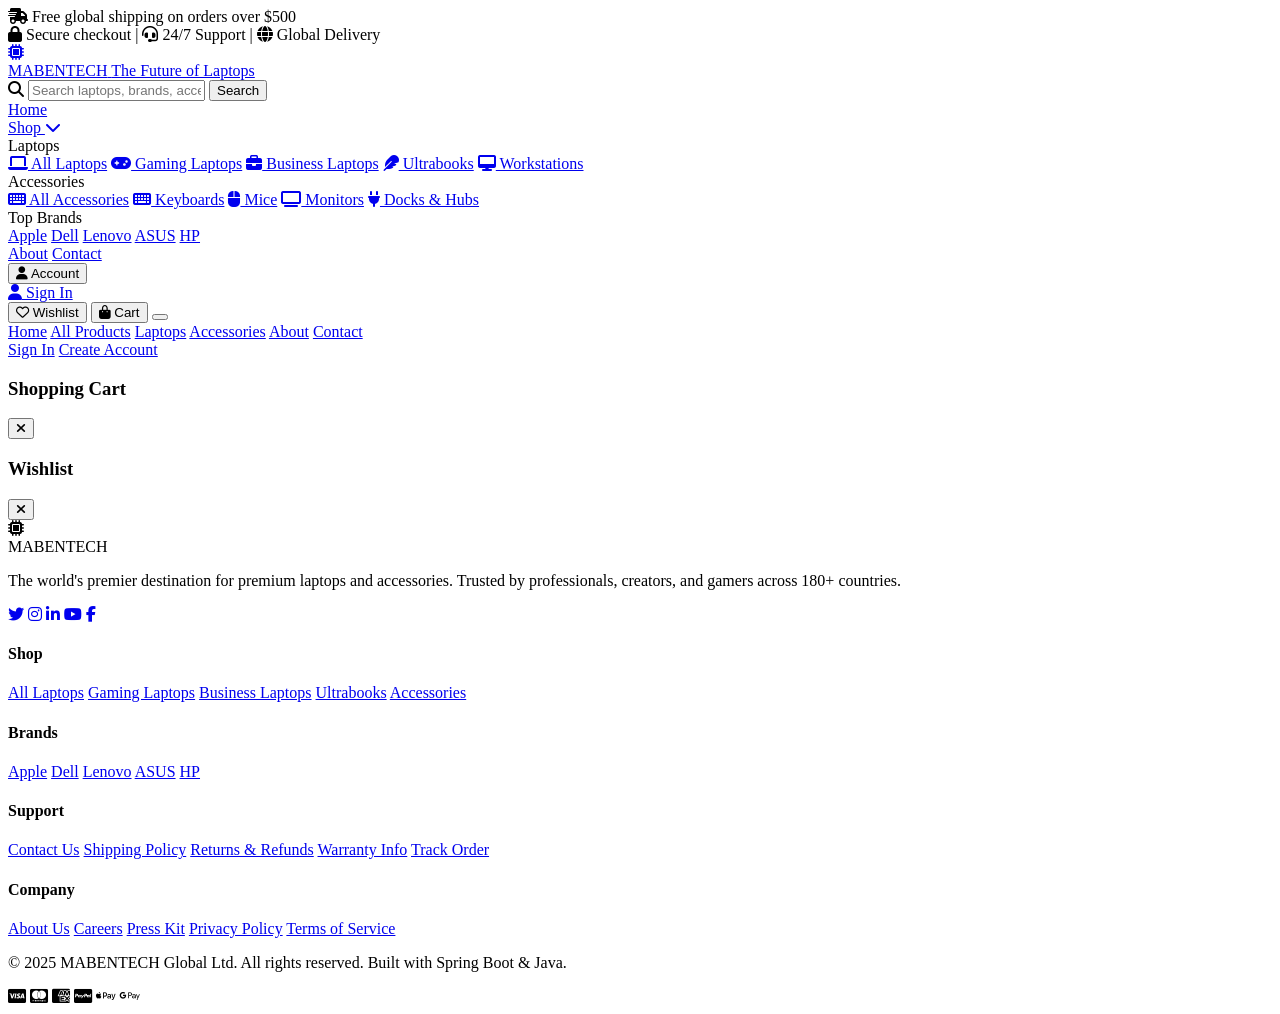
<file: layout.html>
<!DOCTYPE html>
<html lang="en" xmlns:th="http://www.thymeleaf.org"
      xmlns:sec="http://www.thymeleaf.org/extras/spring-security">
<head>
    <meta charset="UTF-8"/>
    <meta name="viewport" content="width=device-width, initial-scale=1.0"/>
    <meta name="description" content="MABENTECH – Global Premium Laptop & Accessories Store. Shop the world's best laptops, ultrabooks, gaming laptops, and accessories."/>
    <meta name="keywords" content="laptops, MacBook, Dell XPS, gaming laptop, laptop accessories, MABENTECH"/>
    <meta property="og:title" content="MABENTECH – The Future of Laptops"/>
    <meta property="og:description" content="Premium laptops and accessories, delivered globally."/>
    <meta property="og:type" content="website"/>
    <title>MABENTECH – The Future of Laptops</title>

    <!-- Fonts -->
    <link rel="preconnect" href="https://fonts.googleapis.com"/>
    <link href="https://fonts.googleapis.com/css2?family=Inter:wght@300;400;500;600;700;800;900&family=Space+Grotesk:wght@600;700;800&display=swap" rel="stylesheet"/>
    <!-- Icons -->
    <link rel="stylesheet" href="https://cdnjs.cloudflare.com/ajax/libs/font-awesome/6.5.0/css/all.min.css"/>
    <!-- Main CSS -->
    <link rel="stylesheet" th:href="@{/css/main.css}"/>
    <th:block th:replace="${extraHead}"></th:block>
</head>
<body>

<!-- TOP BAR -->
<div class="topbar">
    <div class="topbar-inner">
        <span><i class="fas fa-shipping-fast"></i> Free global shipping on orders over $500</span>
        <div class="topbar-right">
            <span><i class="fas fa-lock"></i> Secure checkout</span>
            <span class="separator">|</span>
            <span><i class="fas fa-headset"></i> 24/7 Support</span>
            <span class="separator">|</span>
            <span><i class="fas fa-globe"></i> Global Delivery</span>
        </div>
    </div>
</div>

<!-- NAVBAR -->
<nav class="navbar" id="navbar">
    <div class="nav-container">
        <!-- Logo -->
        <a href="/" class="nav-logo">
            <div class="logo-icon"><i class="fas fa-microchip"></i></div>
            <div class="logo-text">
                <span class="logo-name">MABENTECH</span>
                <span class="logo-tagline">The Future of Laptops</span>
            </div>
        </a>

        <!-- Search -->
        <div class="nav-search">
            <form action="/shop" method="GET" class="search-form">
                <i class="fas fa-search search-icon"></i>
                <input type="text" name="q" placeholder="Search laptops, brands, accessories..."
                       id="navSearch" autocomplete="off"/>
                <button type="submit" class="search-btn">Search</button>
            </form>
            <div class="search-suggestions" id="searchSuggestions"></div>
        </div>

        <!-- Nav Links -->
        <div class="nav-links">
            <a href="/" class="nav-link">Home</a>
            <div class="nav-dropdown">
                <a href="/shop" class="nav-link">Shop <i class="fas fa-chevron-down"></i></a>
                <div class="dropdown-menu">
                    <div class="dropdown-col">
                        <div class="dropdown-title">Laptops</div>
                        <a href="/shop?category=laptop" class="dropdown-link"><i class="fas fa-laptop"></i> All Laptops</a>
                        <a href="/shop?category=laptop&sub=gaming" class="dropdown-link"><i class="fas fa-gamepad"></i> Gaming Laptops</a>
                        <a href="/shop?category=laptop&sub=business" class="dropdown-link"><i class="fas fa-briefcase"></i> Business Laptops</a>
                        <a href="/shop?category=laptop&sub=ultrabook" class="dropdown-link"><i class="fas fa-feather"></i> Ultrabooks</a>
                        <a href="/shop?category=laptop&sub=workstation" class="dropdown-link"><i class="fas fa-desktop"></i> Workstations</a>
                    </div>
                    <div class="dropdown-col">
                        <div class="dropdown-title">Accessories</div>
                        <a href="/shop?category=accessory" class="dropdown-link"><i class="fas fa-keyboard"></i> All Accessories</a>
                        <a href="/shop?category=accessory&sub=keyboard" class="dropdown-link"><i class="fas fa-keyboard"></i> Keyboards</a>
                        <a href="/shop?category=accessory&sub=mouse" class="dropdown-link"><i class="fas fa-mouse"></i> Mice</a>
                        <a href="/shop?category=accessory&sub=monitor" class="dropdown-link"><i class="fas fa-tv"></i> Monitors</a>
                        <a href="/shop?category=accessory&sub=dock" class="dropdown-link"><i class="fas fa-plug"></i> Docks & Hubs</a>
                    </div>
                    <div class="dropdown-col">
                        <div class="dropdown-title">Top Brands</div>
                        <a href="/shop?q=apple" class="dropdown-link brand-link">Apple</a>
                        <a href="/shop?q=dell" class="dropdown-link brand-link">Dell</a>
                        <a href="/shop?q=lenovo" class="dropdown-link brand-link">Lenovo</a>
                        <a href="/shop?q=asus" class="dropdown-link brand-link">ASUS</a>
                        <a href="/shop?q=hp" class="dropdown-link brand-link">HP</a>
                    </div>
                </div>
            </div>
            <a href="/about" class="nav-link">About</a>
            <a href="/contact" class="nav-link">Contact</a>
        </div>

        <!-- Nav Actions -->
        <div class="nav-actions">
            <div sec:authorize="isAuthenticated()" class="nav-user-menu">
                <button class="nav-icon-btn" title="My Account">
                    <i class="fas fa-user"></i>
                    <span class="nav-icon-label">Account</span>
                </button>
            </div>
            <div sec:authorize="isAnonymous()">
                <a href="/login" class="nav-icon-btn" title="Sign In">
                    <i class="fas fa-user"></i>
                    <span class="nav-icon-label">Sign In</span>
                </a>
            </div>
            <button class="nav-icon-btn" title="Wishlist" onclick="toggleWishlist()">
                <i class="far fa-heart"></i>
                <span class="nav-badge" id="wishBadge" style="display:none">0</span>
                <span class="nav-icon-label">Wishlist</span>
            </button>
            <button class="nav-icon-btn cart-trigger" title="Cart" onclick="toggleCart()">
                <i class="fas fa-shopping-bag"></i>
                <span class="nav-badge cart-badge" id="cartBadge" style="display:none">0</span>
                <span class="nav-icon-label">Cart</span>
            </button>
            <button class="mobile-menu-btn" id="mobileMenuBtn" onclick="toggleMobileMenu()">
                <span></span><span></span><span></span>
            </button>
        </div>
    </div>
</nav>

<!-- MOBILE MENU -->
<div class="mobile-menu" id="mobileMenu">
    <div class="mobile-menu-inner">
        <a href="/" class="mobile-link">Home</a>
        <a href="/shop" class="mobile-link">All Products</a>
        <a href="/shop?category=laptop" class="mobile-link">Laptops</a>
        <a href="/shop?category=accessory" class="mobile-link">Accessories</a>
        <a href="/about" class="mobile-link">About</a>
        <a href="/contact" class="mobile-link">Contact</a>
        <div class="mobile-divider"></div>
        <a href="/login" class="mobile-link" sec:authorize="isAnonymous()">Sign In</a>
        <a href="/register" class="mobile-link" sec:authorize="isAnonymous()">Create Account</a>
    </div>
</div>

<!-- PAGE CONTENT -->
<main>
    <th:block th:replace="${content}"></th:block>
</main>

<!-- CART DRAWER -->
<div class="overlay" id="overlay" onclick="closeDrawers()"></div>
<div class="cart-drawer" id="cartDrawer">
    <div class="drawer-header">
        <h3>Shopping Cart <span id="cartItemCount" class="drawer-count"></span></h3>
        <button class="drawer-close" onclick="closeDrawers()"><i class="fas fa-times"></i></button>
    </div>
    <div class="drawer-body" id="cartDrawerBody"></div>
    <div class="drawer-footer" id="cartDrawerFooter"></div>
</div>

<!-- WISHLIST DRAWER -->
<div class="wish-drawer" id="wishDrawer">
    <div class="drawer-header">
        <h3>Wishlist</h3>
        <button class="drawer-close" onclick="closeDrawers()"><i class="fas fa-times"></i></button>
    </div>
    <div class="drawer-body" id="wishDrawerBody"></div>
</div>

<!-- TOAST -->
<div class="toast-container" id="toastContainer"></div>

<!-- FOOTER -->
<footer class="footer">
    <div class="footer-main">
        <div class="footer-brand">
            <div class="footer-logo">
                <div class="logo-icon"><i class="fas fa-microchip"></i></div>
                <span>MABENTECH</span>
            </div>
            <p class="footer-desc">The world's premier destination for premium laptops and accessories. Trusted by professionals, creators, and gamers across 180+ countries.</p>
            <div class="footer-socials">
                <a href="#" class="social-link" aria-label="Twitter"><i class="fab fa-twitter"></i></a>
                <a href="#" class="social-link" aria-label="Instagram"><i class="fab fa-instagram"></i></a>
                <a href="#" class="social-link" aria-label="LinkedIn"><i class="fab fa-linkedin-in"></i></a>
                <a href="#" class="social-link" aria-label="YouTube"><i class="fab fa-youtube"></i></a>
                <a href="#" class="social-link" aria-label="Facebook"><i class="fab fa-facebook-f"></i></a>
            </div>
        </div>
        <div class="footer-links-grid">
            <div class="footer-col">
                <h4>Shop</h4>
                <a href="/shop?category=laptop">All Laptops</a>
                <a href="/shop?category=laptop&sub=gaming">Gaming Laptops</a>
                <a href="/shop?category=laptop&sub=business">Business Laptops</a>
                <a href="/shop?category=laptop&sub=ultrabook">Ultrabooks</a>
                <a href="/shop?category=accessory">Accessories</a>
            </div>
            <div class="footer-col">
                <h4>Brands</h4>
                <a href="/shop?q=apple">Apple</a>
                <a href="/shop?q=dell">Dell</a>
                <a href="/shop?q=lenovo">Lenovo</a>
                <a href="/shop?q=asus">ASUS</a>
                <a href="/shop?q=hp">HP</a>
            </div>
            <div class="footer-col">
                <h4>Support</h4>
                <a href="/contact">Contact Us</a>
                <a href="#">Shipping Policy</a>
                <a href="#">Returns & Refunds</a>
                <a href="#">Warranty Info</a>
                <a href="#">Track Order</a>
            </div>
            <div class="footer-col">
                <h4>Company</h4>
                <a href="/about">About Us</a>
                <a href="#">Careers</a>
                <a href="#">Press Kit</a>
                <a href="#">Privacy Policy</a>
                <a href="#">Terms of Service</a>
            </div>
        </div>
    </div>
    <div class="footer-bottom">
        <p>&copy; 2025 MABENTECH Global Ltd. All rights reserved. Built with Spring Boot &amp; Java.</p>
        <div class="footer-payments">
            <i class="fab fa-cc-visa" title="Visa"></i>
            <i class="fab fa-cc-mastercard" title="Mastercard"></i>
            <i class="fab fa-cc-amex" title="Amex"></i>
            <i class="fab fa-cc-paypal" title="PayPal"></i>
            <i class="fab fa-apple-pay" title="Apple Pay"></i>
            <i class="fab fa-google-pay" title="Google Pay"></i>
        </div>
    </div>
</footer>

<script th:src="@{/js/main.js}"></script>
<th:block th:replace="${extraScripts}"></th:block>
</body>
</html>
</file>
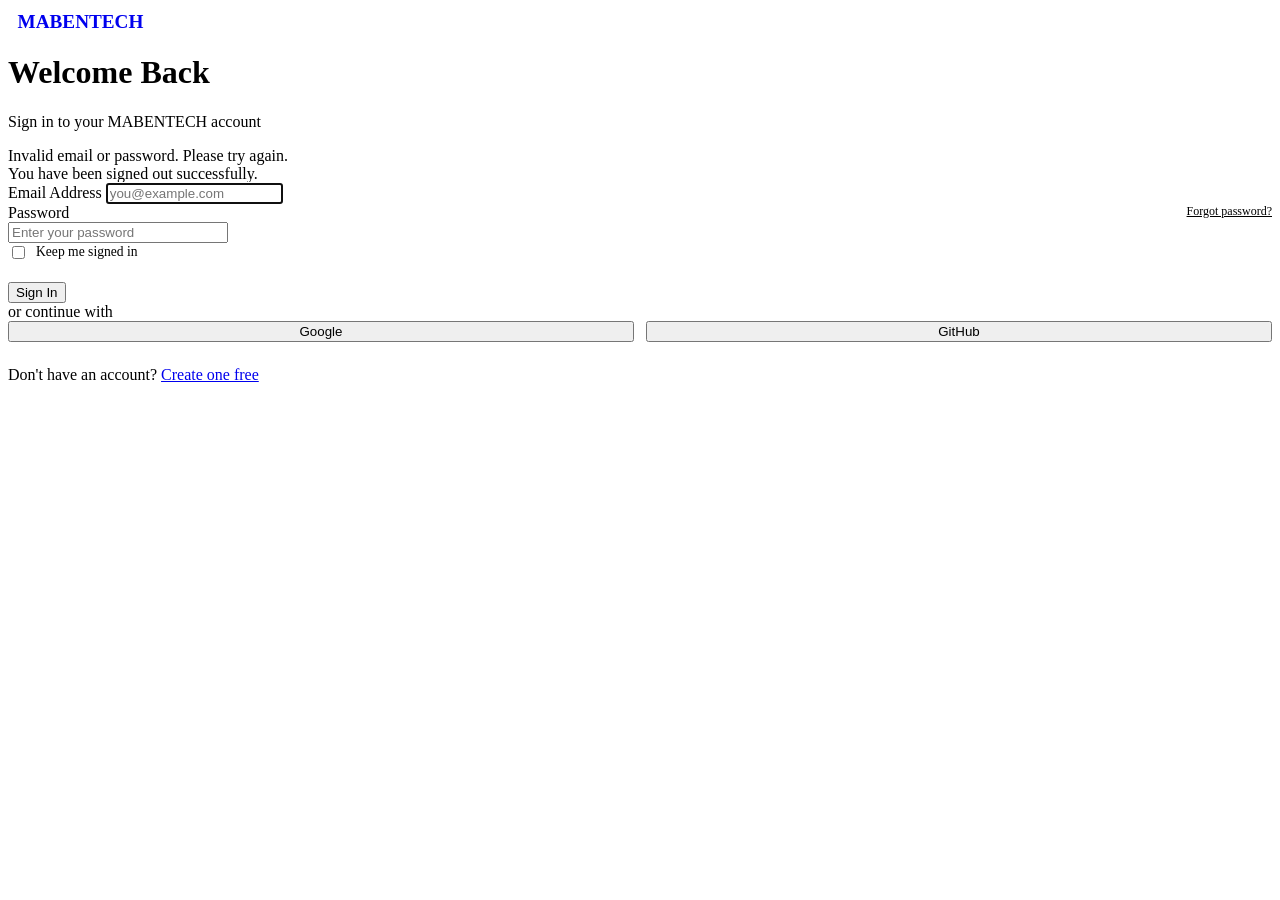
<file: login.html>
<!DOCTYPE html>
<html lang="en" xmlns:th="http://www.thymeleaf.org"
      th:replace="~{layout :: layout(content=~{::main-content}, extraHead=~{::extra-head}, extraScripts=~{::extra-scripts})}">
<head><th:block th:fragment="extra-head"><title>Sign In – MABENTECH</title></th:block></head>
<body>
<th:block th:fragment="main-content">
<div class="auth-page">
    <div class="auth-card">
        <div class="auth-logo">
            <a href="/" style="display:inline-flex;align-items:center;gap:.6rem;text-decoration:none">
                <div class="logo-icon"><i class="fas fa-microchip"></i></div>
                <span style="font-family:var(--font-display);font-size:1.2rem;font-weight:800;color:var(--text)">MABENTECH</span>
            </a>
        </div>
        <h1 class="auth-title">Welcome Back</h1>
        <p class="auth-subtitle">Sign in to your MABENTECH account</p>

        <div th:if="${param.error}" class="alert alert-error">
            <i class="fas fa-exclamation-circle"></i> Invalid email or password. Please try again.
        </div>
        <div th:if="${param.logout}" class="alert alert-info">
            <i class="fas fa-check-circle"></i> You have been signed out successfully.
        </div>

        <form action="/login" method="POST">
            <input type="hidden" th:name="${_csrf.parameterName}" th:value="${_csrf.token}"/>
            <div class="form-group">
                <label class="form-label" for="email">Email Address</label>
                <input class="form-input" type="email" id="email" name="email"
                       placeholder="you@example.com" required autofocus/>
            </div>
            <div class="form-group">
                <label class="form-label" for="password">
                    Password
                    <a href="#" style="float:right;font-size:.75rem;color:var(--accent);font-weight:500;text-transform:none;letter-spacing:0">Forgot password?</a>
                </label>
                <div style="position:relative">
                    <input class="form-input" type="password" id="password" name="password"
                           placeholder="Enter your password" required style="padding-right:2.8rem"/>
                    <button type="button" onclick="togglePw()" style="position:absolute;right:.8rem;top:50%;transform:translateY(-50%);background:none;border:none;color:var(--text3);cursor:pointer;font-size:.9rem">
                        <i class="fas fa-eye" id="pwEye"></i>
                    </button>
                </div>
            </div>
            <div style="display:flex;align-items:center;gap:.5rem;margin-bottom:1.25rem">
                <input type="checkbox" id="remember" name="remember-me" style="accent-color:var(--accent)"/>
                <label for="remember" style="font-size:.85rem;color:var(--text2);cursor:pointer">Keep me signed in</label>
            </div>
            <button type="submit" class="btn btn-primary btn-full btn-lg">
                <i class="fas fa-sign-in-alt"></i> Sign In
            </button>
        </form>

        <div class="auth-divider">or continue with</div>

        <div style="display:grid;grid-template-columns:1fr 1fr;gap:.75rem;margin-bottom:1.5rem">
            <button class="btn btn-outline" onclick="showToast('<i class=\'fab fa-google\'></i> Google sign-in coming soon')">
                <i class="fab fa-google"></i> Google
            </button>
            <button class="btn btn-outline" onclick="showToast('<i class=\'fab fa-github\'></i> GitHub sign-in coming soon')">
                <i class="fab fa-github"></i> GitHub
            </button>
        </div>

        <p class="auth-link">Don't have an account? <a href="/register">Create one free</a></p>
    </div>
</div>
</th:block>
<th:block th:fragment="extra-scripts">
<script>
function togglePw() {
    const inp = document.getElementById('password');
    const eye = document.getElementById('pwEye');
    if (inp.type === 'password') { inp.type = 'text'; eye.className = 'fas fa-eye-slash'; }
    else { inp.type = 'password'; eye.className = 'fas fa-eye'; }
}
</script>
</th:block>
</body>
</html>
</file>
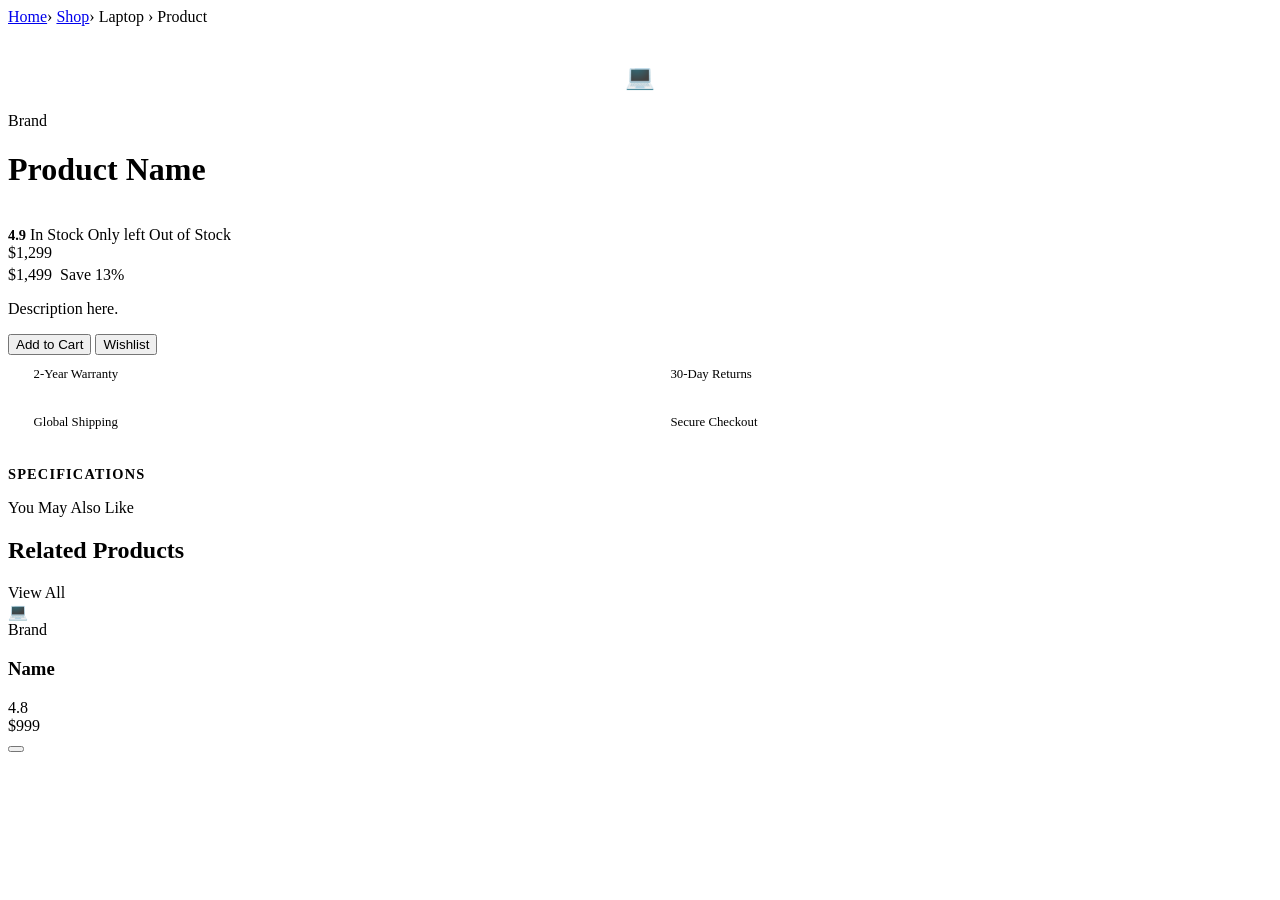
<file: product-detail.html>
<!DOCTYPE html>
<html lang="en" xmlns:th="http://www.thymeleaf.org"
      th:replace="~{layout :: layout(content=~{::main-content}, extraHead=~{::extra-head}, extraScripts=~{::extra-scripts})}">
<head>
    <th:block th:fragment="extra-head">
        <title th:text="${product.name + ' – MABENTECH'}">Product – MABENTECH</title>
    </th:block>
</head>
<body>
<th:block th:fragment="main-content">

<div class="page-header">
    <div class="page-header-inner">
        <div class="breadcrumb">
            <a href="/">Home</a><span class="breadcrumb-sep">›</span>
            <a href="/shop">Shop</a><span class="breadcrumb-sep">›</span>
            <a th:href="@{'/shop?category=' + ${product.category}}" th:text="${#strings.capitalize(product.category)}">Laptop</a>
            <span class="breadcrumb-sep">›</span>
            <span th:text="${product.name}">Product</span>
        </div>
    </div>
</div>

<div class="product-detail-layout">
    <div class="product-detail-grid">
        <!-- Image -->
        <div>
            <div class="product-detail-img">
                <span th:text="${
                    product.category == 'laptop' ? '💻' :
                    product.subcategory == 'keyboard' ? '⌨️' :
                    product.subcategory == 'mouse' ? '🖱️' :
                    product.subcategory == 'monitor' ? '🖥️' :
                    product.subcategory == 'storage' ? '💾' :
                    product.subcategory == 'dock' ? '🔌' :
                    product.subcategory == 'bag' ? '👜' :
                    product.subcategory == 'charger' ? '⚡' : '🔧'
                }" style="font-size:9rem"></span>
                <div class="product-badge"
                     th:if="${product.badge != null}"
                     th:classappend="${'badge-' + #strings.toLowerCase(product.badge)}"
                     th:text="${product.badge}"
                     style="position:absolute;top:1rem;left:1rem;font-size:.75rem;padding:.3rem .85rem"></div>
            </div>
            <!-- Thumbnails placeholder -->
            <div style="display:flex;gap:.75rem;margin-top:1rem">
                <div th:each="i : ${#numbers.sequence(1,4)}"
                     style="flex:1;height:70px;background:var(--surface);border:1.5px solid var(--border);border-radius:var(--radius-md);display:flex;align-items:center;justify-content:center;font-size:1.5rem;cursor:pointer;transition:border-color .2s"
                     onmouseover="this.style.borderColor='var(--accent)'"
                     onmouseout="this.style.borderColor='var(--border)'">
                    💻
                </div>
            </div>
        </div>

        <!-- Info -->
        <div class="product-detail-info">
            <div class="product-detail-brand" th:text="${product.brand}">Brand</div>
            <h1 class="product-detail-name" th:text="${product.name}">Product Name</h1>

            <!-- Rating -->
            <div class="product-detail-rating">
                <div class="stars-wrap" style="width:90px;height:16px">
                    <div class="stars-fill" th:style="'width:' + ${product.rating * 20} + '%'"></div>
                </div>
                <span style="font-size:.9rem;font-weight:600" th:text="${product.rating}">4.9</span>
                <span style="color:var(--text3);font-size:.85rem" th:text="'(' + ${product.reviewCount} + ' reviews)'"></span>
                <span th:if="${product.stock > 10}" class="stock-badge stock-in"><i class="fas fa-check-circle"></i> In Stock</span>
                <span th:if="${product.stock <= 10 and product.stock > 0}" class="stock-badge stock-low"><i class="fas fa-exclamation-circle"></i> Only <span th:text="${product.stock}"></span> left</span>
                <span th:if="${product.stock == 0}" class="stock-badge stock-out"><i class="fas fa-times-circle"></i> Out of Stock</span>
            </div>

            <!-- Price -->
            <div class="product-detail-price">
                <span class="price-current" th:text="'$' + ${product.price}">$1,299</span>
                <div th:if="${product.oldPrice != null}" style="display:flex;align-items:center;gap:.5rem;margin-top:.25rem">
                    <span class="price-old" th:text="'$' + ${product.oldPrice}">$1,499</span>
                    <span class="discount-badge" th:text="'Save ' + ${#numbers.formatDecimal((1 - product.price.doubleValue() / product.oldPrice.doubleValue()) * 100, 0, 0)} + '%'">Save 13%</span>
                </div>
            </div>

            <!-- Description -->
            <p class="product-detail-desc" th:text="${product.description}">Description here.</p>

            <!-- Actions -->
            <div class="product-detail-actions">
                <button class="btn btn-primary btn-lg btn-add-cart"
                        th:attr="onclick='addToCart(' + ${product.id} + ', \'' + ${#strings.replace(product.name, '\'', '\\\'')} + '\', ' + ${product.price} + ', \'' + ${product.brand} + '\')'">
                    <i class="fas fa-shopping-bag"></i> Add to Cart
                </button>
                <button class="btn btn-outline btn-lg"
                        th:attr="onclick='toggleWishItem(' + ${product.id} + ')'">
                    <i class="far fa-heart"></i> Wishlist
                </button>
            </div>

            <!-- Trust badges -->
            <div style="display:grid;grid-template-columns:1fr 1fr;gap:.6rem;margin-bottom:1.5rem">
                <div style="background:var(--surface2);border:1.5px solid var(--border);border-radius:var(--radius-md);padding:.75rem 1rem;display:flex;align-items:center;gap:.6rem;font-size:.8rem;color:var(--text2)">
                    <i class="fas fa-shield-alt" style="color:var(--accent3)"></i> 2-Year Warranty
                </div>
                <div style="background:var(--surface2);border:1.5px solid var(--border);border-radius:var(--radius-md);padding:.75rem 1rem;display:flex;align-items:center;gap:.6rem;font-size:.8rem;color:var(--text2)">
                    <i class="fas fa-undo" style="color:var(--accent)"></i> 30-Day Returns
                </div>
                <div style="background:var(--surface2);border:1.5px solid var(--border);border-radius:var(--radius-md);padding:.75rem 1rem;display:flex;align-items:center;gap:.6rem;font-size:.8rem;color:var(--text2)">
                    <i class="fas fa-shipping-fast" style="color:var(--yellow)"></i> Global Shipping
                </div>
                <div style="background:var(--surface2);border:1.5px solid var(--border);border-radius:var(--radius-md);padding:.75rem 1rem;display:flex;align-items:center;gap:.6rem;font-size:.8rem;color:var(--text2)">
                    <i class="fas fa-lock" style="color:var(--accent2)"></i> Secure Checkout
                </div>
            </div>

            <!-- Specs -->
            <div th:if="${product.specs != null and !#strings.isEmpty(product.specs)}">
                <h3 style="font-size:.9rem;font-weight:700;text-transform:uppercase;letter-spacing:.08em;color:var(--text3);margin-bottom:1rem">Specifications</h3>
                <div class="specs-grid" id="specsGrid"></div>
            </div>
        </div>
    </div>

    <!-- RELATED PRODUCTS -->
    <div th:if="${!#lists.isEmpty(related)}">
        <div class="section-header">
            <div>
                <div class="section-eyebrow">You May Also Like</div>
                <h2 class="section-title">Related Products</h2>
            </div>
            <a th:href="@{'/shop?category=' + ${product.category}}" class="btn btn-ghost">
                View All <i class="fas fa-arrow-right"></i>
            </a>
        </div>
        <div class="product-grid">
            <div th:each="rel : ${related}" class="product-card" th:attr="data-id=${rel.id}">
                <div class="product-img">
                    <div class="product-emoji" th:text="${rel.category == 'laptop' ? '💻' : (rel.subcategory == 'keyboard' ? '⌨️' : (rel.subcategory == 'mouse' ? '🖱️' : (rel.subcategory == 'monitor' ? '🖥️' : '🔧')))}">💻</div>
                    <div class="product-badge"
                         th:if="${rel.badge != null}"
                         th:classappend="${'badge-' + #strings.toLowerCase(rel.badge)}"
                         th:text="${rel.badge}"></div>
                </div>
                <div class="product-body">
                    <div class="product-brand" th:text="${rel.brand}">Brand</div>
                    <h3 class="product-name">
                        <a th:href="@{'/product/' + ${rel.id}}" th:text="${rel.name}">Name</a>
                    </h3>
                    <div class="product-rating">
                        <div class="stars-wrap"><div class="stars-fill" th:style="'width:' + ${rel.rating * 20} + '%'"></div></div>
                        <span th:text="${rel.rating}">4.8</span>
                    </div>
                    <div class="product-footer">
                        <div class="product-price">
                            <span class="price-current" th:text="'$' + ${rel.price}">$999</span>
                        </div>
                        <button class="add-to-cart-btn"
                                th:attr="onclick='addToCart(' + ${rel.id} + ', \'' + ${#strings.replace(rel.name, '\'', '\\\'')} + '\', ' + ${rel.price} + ', \'' + ${rel.brand} + '\')'">
                            <i class="fas fa-plus"></i>
                        </button>
                    </div>
                </div>
            </div>
        </div>
    </div>
</div>
</th:block>

<th:block th:fragment="extra-scripts">
<script th:inline="javascript">
const specs = /*[[${product.specs}]]*/ '{}';
try {
    const obj = JSON.parse(specs);
    const grid = document.getElementById('specsGrid');
    if (grid) {
        grid.innerHTML = Object.entries(obj).map(([k, v]) => `
            <div class="spec-item">
                <div class="spec-key">${k.replace(/_/g,' ')}</div>
                <div class="spec-val">${v}</div>
            </div>`).join('');
    }
} catch(e) {}
</script>
</th:block>
</body>
</html>
</file>
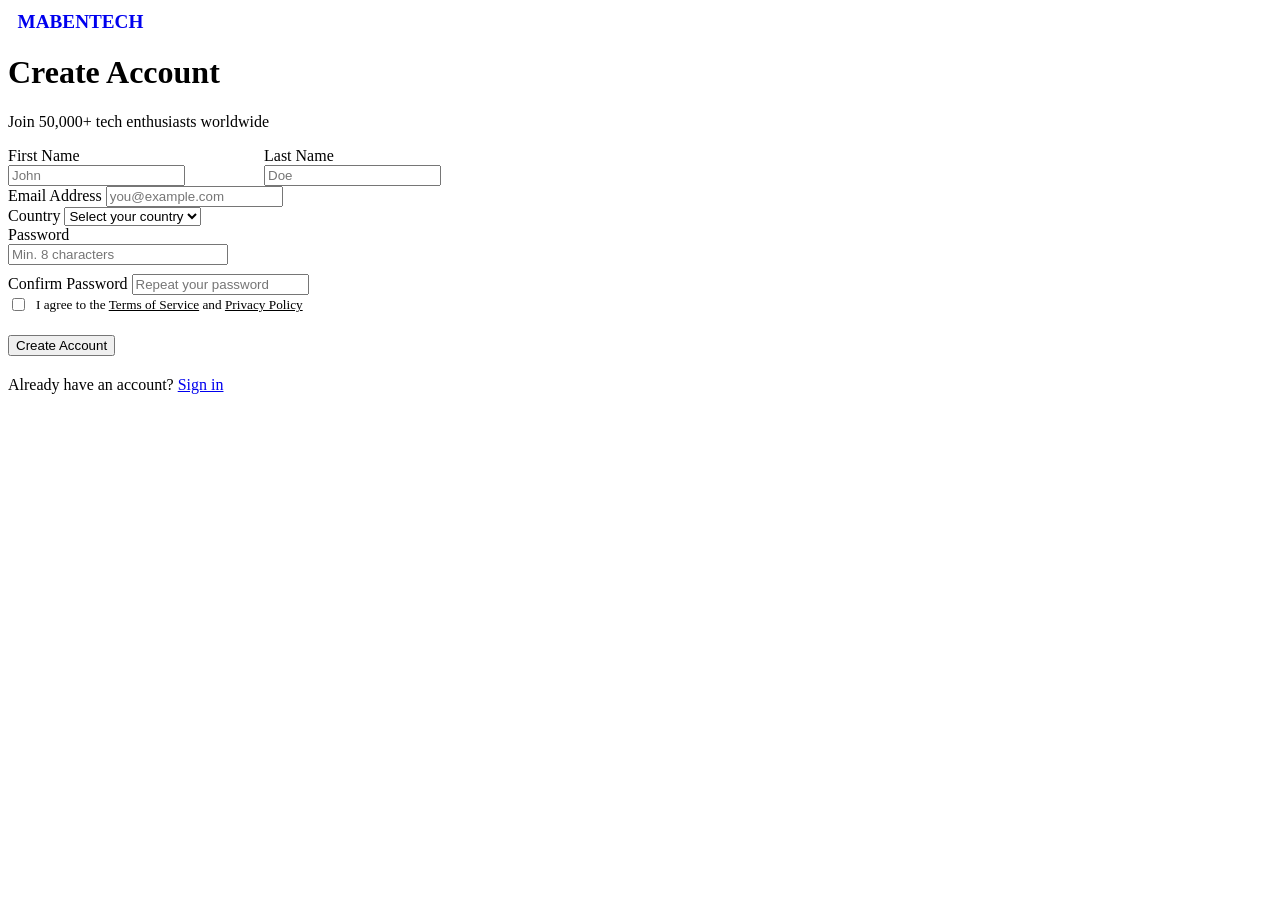
<file: register.html>
<!DOCTYPE html>
<html lang="en" xmlns:th="http://www.thymeleaf.org"
      th:replace="~{layout :: layout(content=~{::main-content}, extraHead=~{::extra-head}, extraScripts=~{::extra-scripts})}">
<head><th:block th:fragment="extra-head"><title>Create Account – MABENTECH</title></th:block></head>
<body>
<th:block th:fragment="main-content">
<div class="auth-page">
    <div class="auth-card" style="max-width:500px">
        <div class="auth-logo">
            <a href="/" style="display:inline-flex;align-items:center;gap:.6rem;text-decoration:none">
                <div class="logo-icon"><i class="fas fa-microchip"></i></div>
                <span style="font-family:var(--font-display);font-size:1.2rem;font-weight:800;color:var(--text)">MABENTECH</span>
            </a>
        </div>
        <h1 class="auth-title">Create Account</h1>
        <p class="auth-subtitle">Join 50,000+ tech enthusiasts worldwide</p>

        <form id="registerForm" action="/auth/register" method="POST" onsubmit="return validateRegister(event)">
            <input type="hidden" th:name="${_csrf.parameterName}" th:value="${_csrf.token}"/>

            <div style="display:grid;grid-template-columns:1fr 1fr;gap:.75rem">
                <div class="form-group">
                    <label class="form-label">First Name</label>
                    <input class="form-input" type="text" name="firstName" placeholder="John" required/>
                </div>
                <div class="form-group">
                    <label class="form-label">Last Name</label>
                    <input class="form-input" type="text" name="lastName" placeholder="Doe" required/>
                </div>
            </div>

            <div class="form-group">
                <label class="form-label">Email Address</label>
                <input class="form-input" type="email" name="email" id="regEmail"
                       placeholder="you@example.com" required/>
            </div>

            <div class="form-group">
                <label class="form-label">Country</label>
                <select class="form-input" name="country">
                    <option value="">Select your country</option>
                    <option>United States</option><option>United Kingdom</option>
                    <option>Nigeria</option><option>Canada</option>
                    <option>Australia</option><option>Germany</option>
                    <option>France</option><option>India</option>
                    <option>Japan</option><option>South Africa</option>
                    <option>UAE</option><option>Singapore</option>
                    <option>Brazil</option><option>Mexico</option>
                    <option>Other</option>
                </select>
            </div>

            <div class="form-group">
                <label class="form-label">Password</label>
                <div style="position:relative">
                    <input class="form-input" type="password" name="password" id="regPw"
                           placeholder="Min. 8 characters" required style="padding-right:2.8rem"/>
                    <button type="button" onclick="toggleRegPw()" style="position:absolute;right:.8rem;top:50%;transform:translateY(-50%);background:none;border:none;color:var(--text3);cursor:pointer">
                        <i class="fas fa-eye" id="regPwEye"></i>
                    </button>
                </div>
                <div id="pwStrength" style="display:flex;gap:4px;margin-top:.4rem">
                    <div class="pw-bar"></div><div class="pw-bar"></div>
                    <div class="pw-bar"></div><div class="pw-bar"></div>
                </div>
            </div>

            <div class="form-group">
                <label class="form-label">Confirm Password</label>
                <input class="form-input" type="password" name="confirmPassword" id="regPw2"
                       placeholder="Repeat your password" required/>
                <div class="form-error" id="pwMatchErr" style="display:none">
                    <i class="fas fa-times-circle"></i> Passwords do not match
                </div>
            </div>

            <div style="display:flex;align-items:flex-start;gap:.5rem;margin-bottom:1.25rem">
                <input type="checkbox" id="terms" required style="margin-top:.2rem;accent-color:var(--accent)"/>
                <label for="terms" style="font-size:.83rem;color:var(--text2);cursor:pointer;line-height:1.5">
                    I agree to the <a href="#" style="color:var(--accent)">Terms of Service</a> and
                    <a href="#" style="color:var(--accent)">Privacy Policy</a>
                </label>
            </div>

            <button type="submit" class="btn btn-primary btn-full btn-lg">
                <i class="fas fa-user-plus"></i> Create Account
            </button>
        </form>

        <p class="auth-link" style="margin-top:1.25rem">Already have an account? <a href="/login">Sign in</a></p>
    </div>
</div>
</th:block>
<th:block th:fragment="extra-scripts">
<style>
.pw-bar{flex:1;height:3px;border-radius:2px;background:var(--border);transition:background .3s}
.pw-bar.weak{background:#ff4d6d}
.pw-bar.fair{background:var(--yellow)}
.pw-bar.good{background:var(--accent)}
.pw-bar.strong{background:var(--accent3)}
</style>
<script>
function toggleRegPw() {
    const inp = document.getElementById('regPw');
    const eye = document.getElementById('regPwEye');
    inp.type = inp.type === 'password' ? 'text' : 'password';
    eye.className = inp.type === 'password' ? 'fas fa-eye' : 'fas fa-eye-slash';
}

document.getElementById('regPw')?.addEventListener('input', function() {
    const v = this.value;
    const bars = document.querySelectorAll('.pw-bar');
    bars.forEach(b => b.className = 'pw-bar');
    let score = 0;
    if (v.length >= 8) score++;
    if (/[A-Z]/.test(v)) score++;
    if (/[0-9]/.test(v)) score++;
    if (/[^A-Za-z0-9]/.test(v)) score++;
    const cls = ['weak','fair','good','strong'];
    for (let i = 0; i < score; i++) bars[i].classList.add(cls[score-1]);
});

document.getElementById('regPw2')?.addEventListener('input', function() {
    const match = this.value === document.getElementById('regPw').value;
    document.getElementById('pwMatchErr').style.display = this.value && !match ? 'flex' : 'none';
    this.style.borderColor = this.value ? (match ? 'var(--accent3)' : 'var(--accent2)') : '';
});

function validateRegister(e) {
    const pw = document.getElementById('regPw').value;
    const pw2 = document.getElementById('regPw2').value;
    if (pw !== pw2) {
        e.preventDefault();
        document.getElementById('pwMatchErr').style.display = 'flex';
        return false;
    }
    return true;
}
</script>
</th:block>
</body>
</html>
</file>
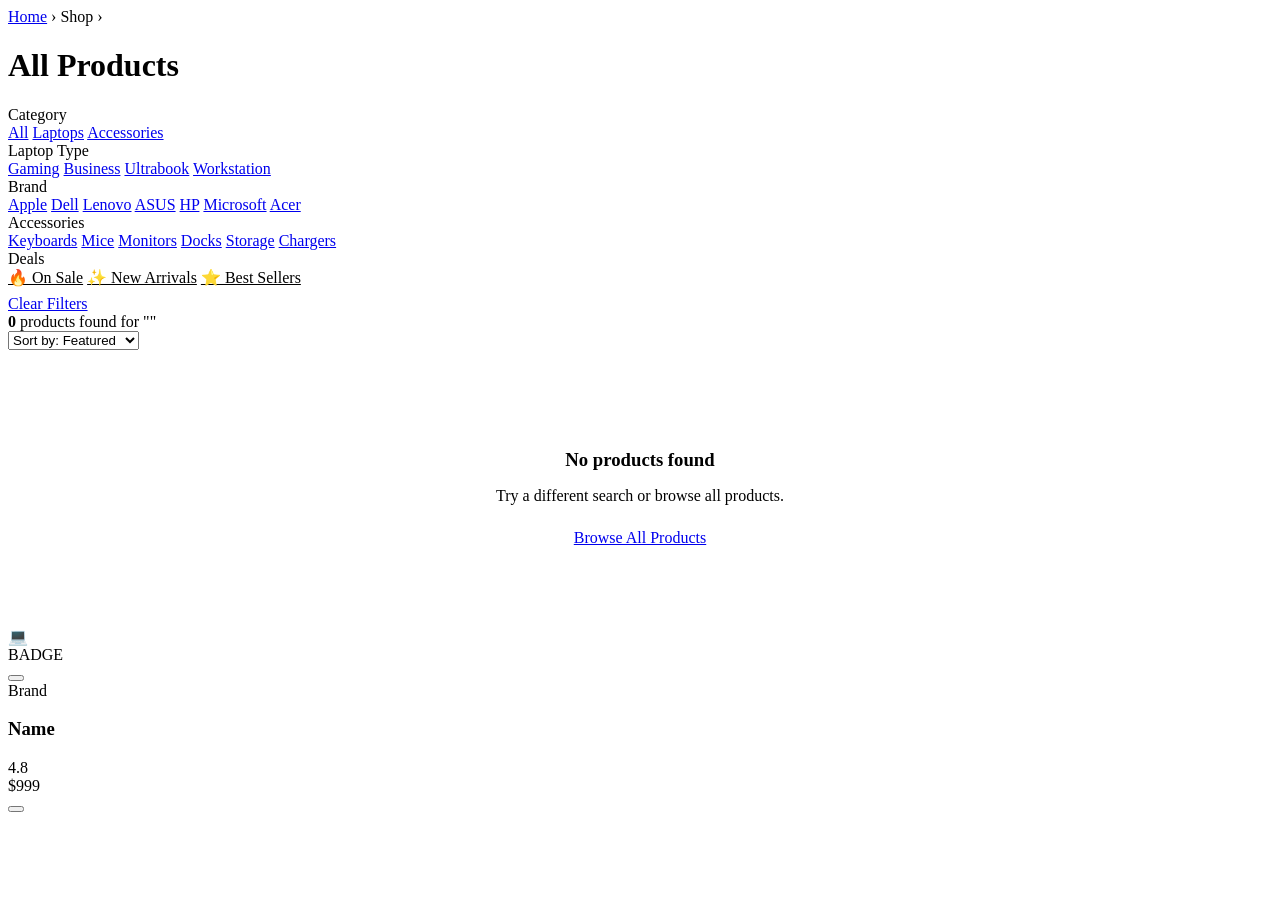
<file: shop.html>
<!DOCTYPE html>
<html lang="en" xmlns:th="http://www.thymeleaf.org"
      th:replace="~{layout :: layout(content=~{::main-content}, extraHead=~{::extra-head}, extraScripts=~{::extra-scripts})}">
<head>
    <th:block th:fragment="extra-head">
        <title>Shop – MABENTECH</title>
    </th:block>
</head>
<body>
<th:block th:fragment="main-content">

<!-- PAGE HEADER -->
<div class="page-header">
    <div class="page-header-inner">
        <div class="breadcrumb">
            <a href="/">Home</a>
            <span class="breadcrumb-sep">›</span>
            <span>Shop</span>
            <span class="breadcrumb-sep" th:if="${activeCategory != null}">›</span>
            <span th:if="${activeCategory != null}" th:text="${activeCategory}"></span>
        </div>
        <h1 th:text="${searchQuery != null ? 'Search: ' + searchQuery : (activeCategory != null ? #strings.capitalize(activeCategory) + 's' : 'All Products')}">All Products</h1>
    </div>
</div>

<div class="shop-layout">
    <!-- SIDEBAR FILTERS -->
    <aside class="shop-filters">
        <div class="filter-section">
            <div class="filter-title">Category</div>
            <div class="filter-chip-wrap">
                <a href="/shop" th:classappend="${activeCategory == null and searchQuery == null ? 'active' : ''}" class="filter-chip">All</a>
                <a href="/shop?category=laptop" th:classappend="${activeCategory == 'laptop' ? 'active' : ''}" class="filter-chip">Laptops</a>
                <a href="/shop?category=accessory" th:classappend="${activeCategory == 'accessory' ? 'active' : ''}" class="filter-chip">Accessories</a>
            </div>
        </div>
        <div class="filter-section">
            <div class="filter-title">Laptop Type</div>
            <div class="filter-chip-wrap">
                <a href="/shop?q=gaming" class="filter-chip">Gaming</a>
                <a href="/shop?q=business" class="filter-chip">Business</a>
                <a href="/shop?q=ultrabook" class="filter-chip">Ultrabook</a>
                <a href="/shop?q=workstation" class="filter-chip">Workstation</a>
            </div>
        </div>
        <div class="filter-section">
            <div class="filter-title">Brand</div>
            <div class="filter-chip-wrap">
                <a href="/shop?q=apple" class="filter-chip">Apple</a>
                <a href="/shop?q=dell" class="filter-chip">Dell</a>
                <a href="/shop?q=lenovo" class="filter-chip">Lenovo</a>
                <a href="/shop?q=asus" class="filter-chip">ASUS</a>
                <a href="/shop?q=hp" class="filter-chip">HP</a>
                <a href="/shop?q=microsoft" class="filter-chip">Microsoft</a>
                <a href="/shop?q=acer" class="filter-chip">Acer</a>
            </div>
        </div>
        <div class="filter-section">
            <div class="filter-title">Accessories</div>
            <div class="filter-chip-wrap">
                <a href="/shop?q=keyboard" class="filter-chip">Keyboards</a>
                <a href="/shop?q=mouse" class="filter-chip">Mice</a>
                <a href="/shop?q=monitor" class="filter-chip">Monitors</a>
                <a href="/shop?q=dock" class="filter-chip">Docks</a>
                <a href="/shop?q=storage" class="filter-chip">Storage</a>
                <a href="/shop?q=charger" class="filter-chip">Chargers</a>
            </div>
        </div>
        <div class="filter-section">
            <div class="filter-title">Deals</div>
            <div class="filter-chip-wrap">
                <a href="/shop?q=sale" class="filter-chip" style="color:var(--accent2);border-color:rgba(255,77,109,.3)">🔥 On Sale</a>
                <a href="/shop?q=new" class="filter-chip" style="color:var(--accent3);border-color:rgba(0,212,161,.3)">✨ New Arrivals</a>
                <a href="/shop?q=bestseller" class="filter-chip" style="color:var(--yellow);border-color:rgba(255,193,7,.3)">⭐ Best Sellers</a>
            </div>
        </div>
        <div style="padding-top:.5rem">
            <a href="/shop" class="btn btn-outline btn-sm btn-full" style="justify-content:center">
                <i class="fas fa-undo"></i> Clear Filters
            </a>
        </div>
    </aside>

    <!-- PRODUCT AREA -->
    <div class="shop-main">
        <div class="shop-header">
            <div class="shop-count">
                <strong th:text="${#lists.size(products)}">0</strong> products found
                <span th:if="${searchQuery != null}"> for "<em th:text="${searchQuery}"></em>"</span>
            </div>
            <select class="sort-select" onchange="sortProducts(this.value)">
                <option value="default">Sort by: Featured</option>
                <option value="price-asc">Price: Low to High</option>
                <option value="price-desc">Price: High to Low</option>
                <option value="rating">Top Rated</option>
                <option value="newest">Newest</option>
            </select>
        </div>

        <!-- No results -->
        <div th:if="${#lists.isEmpty(products)}" class="empty-state">
            <div style="text-align:center;padding:5rem 2rem;color:var(--text3)">
                <i class="fas fa-search" style="font-size:3rem;margin-bottom:1rem;display:block;color:var(--surface3)"></i>
                <h3 style="margin-bottom:.5rem;color:var(--text2)">No products found</h3>
                <p style="margin-bottom:1.5rem">Try a different search or browse all products.</p>
                <a href="/shop" class="btn btn-primary">Browse All Products</a>
            </div>
        </div>

        <!-- Product Grid -->
        <div class="product-grid" id="shopGrid" th:if="${!#lists.isEmpty(products)}">
            <div th:each="product : ${products}"
                 class="product-card"
                 th:attr="data-id=${product.id}, data-price=${product.price}, data-rating=${product.rating}, data-category=${product.category}">
                <div class="product-img">
                    <div class="product-emoji" th:text="${
                        product.category == 'laptop' ? '💻' :
                        product.subcategory == 'keyboard' ? '⌨️' :
                        product.subcategory == 'mouse' ? '🖱️' :
                        product.subcategory == 'monitor' ? '🖥️' :
                        product.subcategory == 'storage' ? '💾' :
                        product.subcategory == 'dock' ? '🔌' :
                        product.subcategory == 'bag' ? '👜' :
                        product.subcategory == 'charger' ? '⚡' : '🔧'
                    }">💻</div>
                    <div class="product-badge"
                         th:if="${product.badge != null}"
                         th:classappend="${'badge-' + #strings.toLowerCase(product.badge)}"
                         th:text="${product.badge}">BADGE</div>
                    <div class="product-actions">
                        <button class="action-btn wish-btn"
                                th:attr="onclick='toggleWishItem(' + ${product.id} + ')'"
                                aria-label="Add to wishlist">
                            <i class="far fa-heart"></i>
                        </button>
                        <a class="action-btn" th:href="@{'/product/' + ${product.id}}" aria-label="View product">
                            <i class="fas fa-eye"></i>
                        </a>
                    </div>
                </div>
                <div class="product-body">
                    <div class="product-brand" th:text="${product.brand}">Brand</div>
                    <h3 class="product-name">
                        <a th:href="@{'/product/' + ${product.id}}" th:text="${product.name}">Name</a>
                    </h3>
                    <div class="product-rating">
                        <div class="stars-wrap">
                            <div class="stars-fill" th:style="'width:' + ${product.rating * 20} + '%'"></div>
                        </div>
                        <span th:text="${product.rating}">4.8</span>
                        <span class="review-count" th:text="'(' + ${product.reviewCount} + ')'"></span>
                    </div>
                    <div class="product-footer">
                        <div class="product-price">
                            <span class="price-current" th:text="'$' + ${product.price}">$999</span>
                            <span class="price-old" th:if="${product.oldPrice != null}" th:text="'$' + ${product.oldPrice}"></span>
                        </div>
                        <button class="add-to-cart-btn"
                                th:attr="onclick='addToCart(' + ${product.id} + ', \'' + ${#strings.replace(product.name, '\'', '\\\'') } + '\', ' + ${product.price} + ', \'' + ${product.brand} + '\')'">
                            <i class="fas fa-plus"></i>
                        </button>
                    </div>
                </div>
            </div>
        </div>
    </div>
</div>
</th:block>

<th:block th:fragment="extra-scripts">
<script>
function sortProducts(val) {
    const grid = document.getElementById('shopGrid');
    if (!grid) return;
    const cards = [...grid.querySelectorAll('.product-card')];
    cards.sort((a, b) => {
        if (val === 'price-asc') return parseFloat(a.dataset.price) - parseFloat(b.dataset.price);
        if (val === 'price-desc') return parseFloat(b.dataset.price) - parseFloat(a.dataset.price);
        if (val === 'rating') return parseFloat(b.dataset.rating) - parseFloat(a.dataset.rating);
        return 0;
    });
    cards.forEach(c => grid.appendChild(c));
}
</script>
</th:block>
</body>
</html>
</file>
